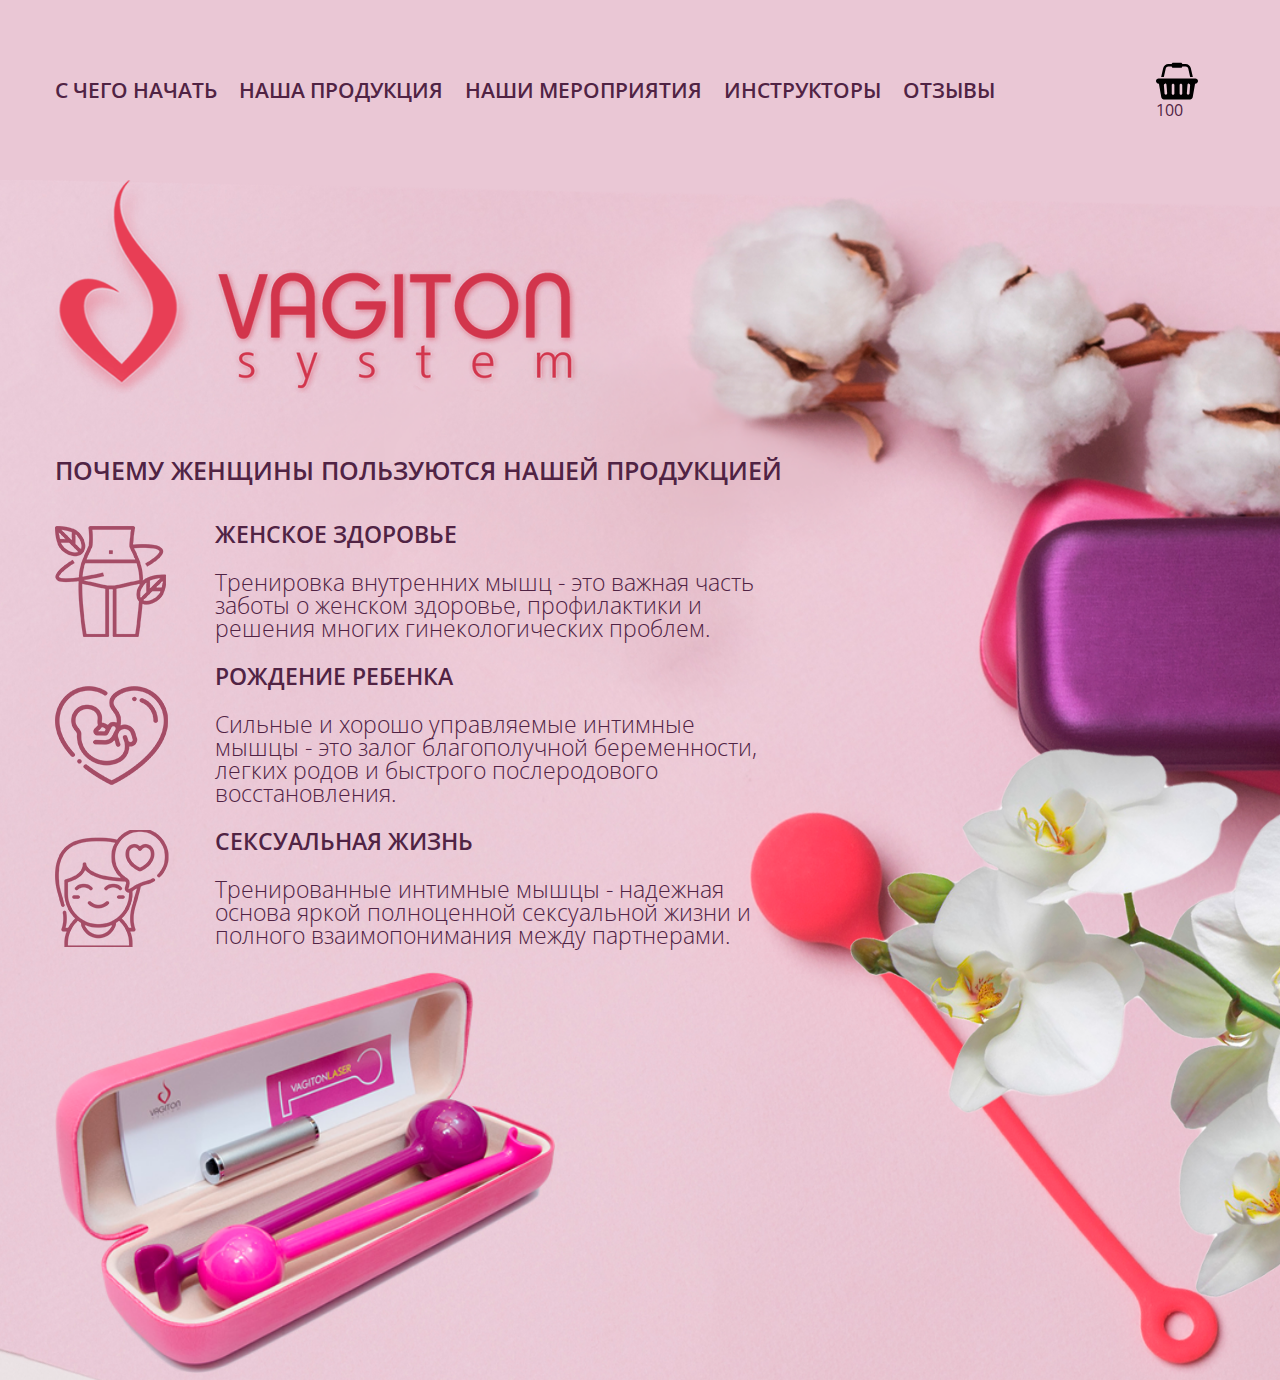
<file: index.html>
<!DOCTYPE html>
<html lang="ru">
<head>
	<title>Главная</title>
	<meta http-equiv="Content-type" content="text/html;charset=UTF-8" />
	<meta name="format-detection" content="telephone=no">
	<meta http-equiv="X-UA-Compatible" content="IE=edge">
	<link rel="stylesheet" href="main-dist.css">
	<link rel="shortcut icon" href="favicon.ico">
	<!-- <meta name="robots" content="noindex, nofollow" /> -->
	<!-- <meta name="viewport" content="width=device-width, initial-scale=1.0" /> -->
	<meta name="viewport" content="width=device-width, initial-scale=1.0, maximum-scale=1.0, user-scalable=0" />
</head>
<body>
	<div class="wrapper">
<header class="header">
	<div class="container">
		<div class="header__body ">
			<nav class="header__menu">
				<ul class="header__menu-list">
					<li class="header__menu-item">
						<a href="#">с чего начать</a>
					</li>
					<li class="header__menu-item">
						<a href="#">наша продукция</a>
					</li>
					<li class="header__menu-item">
						<a href="#">наши мероприятия</a>
					</li>
					<li class="header__menu-item">
						<a href="#">инструкторы</a>
					</li>
					<li class="header__menu-item">
						<a href="#">отзывы</a>
					</li>
				</ul>
			</nav>
			<a href="#" class="header__cart">

				<svg version="1.1" xmlns="http://www.w3.org/2000/svg" width="42" height="38" viewBox="0 0 32 28">
					<title>Корзина товаров</title>
					<path
						d="M30 12c1.109 0 2 0.891 2 2s-0.891 2-2 2h-0.234l-1.797 10.344c-0.172 0.953-1 1.656-1.969 1.656h-20c-0.969 0-1.797-0.703-1.969-1.656l-1.797-10.344h-0.234c-1.109 0-2-0.891-2-2s0.891-2 2-2h28zM7.578 24.5c0.547-0.047 0.969-0.531 0.922-1.078l-0.5-6.5c-0.047-0.547-0.531-0.969-1.078-0.922s-0.969 0.531-0.922 1.078l0.5 6.5c0.047 0.516 0.484 0.922 1 0.922h0.078zM14 23.5v-6.5c0-0.547-0.453-1-1-1s-1 0.453-1 1v6.5c0 0.547 0.453 1 1 1s1-0.453 1-1zM20 23.5v-6.5c0-0.547-0.453-1-1-1s-1 0.453-1 1v6.5c0 0.547 0.453 1 1 1s1-0.453 1-1zM25.5 23.578l0.5-6.5c0.047-0.547-0.375-1.031-0.922-1.078s-1.031 0.375-1.078 0.922l-0.5 6.5c-0.047 0.547 0.375 1.031 0.922 1.078h0.078c0.516 0 0.953-0.406 1-0.922zM7.438 4.562l-1.453 6.438h-2.063l1.578-6.891c0.406-1.828 2.016-3.109 3.891-3.109h2.609c0-0.547 0.453-1 1-1h6c0.547 0 1 0.453 1 1h2.609c1.875 0 3.484 1.281 3.891 3.109l1.578 6.891h-2.063l-1.453-6.438c-0.219-0.922-1.016-1.563-1.953-1.563h-2.609c0 0.547-0.453 1-1 1h-6c-0.547 0-1-0.453-1-1h-2.609c-0.938 0-1.734 0.641-1.953 1.563z">
					</path>
				</svg>



				<span class="header__cart-info">100</span>
			</a>
		</div>
	</div>
</header>

		<section class="promo">
			<div class="container">
				<div class="promo__inner">
					<div class="promo__logo">
						<img src="/img/promo/promo-logo.png" alt="">
					</div>
					<h1 class="promo__title">
						ПОЧЕМУ ЖЕНЩИНЫ ПОЛЬЗУЮТСЯ НАШЕЙ ПРОДУКЦИЕЙ
					</h1>
					<div class="promo__content">
						<div class="promo__content-item  promo__content-item-health">
							<h2>женское здоровье</h2>
							<div class="promo__content-text">
								Тренировка внутренних мышц - это важная часть заботы о женском здоровье, профилактики и
								решения многих гинекологических проблем.
							</div>
						</div>
						<div class="promo__content-item  promo__content-item-child">
							<h2>рождение ребенка</h2>
							<div class="promo__content-text">
								Сильные и хорошо управляемые интимные мышцы - это залог благополучной беременности,
								легких родов и быстрого послеродового восстановления.
							</div>
						</div>
						<div class="promo__content-item  promo__content-item-life">
							<h2>сексуальная жизнь</h2>
							<div class="promo__content-text">
								Тренированные интимные мышцы - надежная основа яркой полноценной сексуальной жизни и
								полного взаимопонимания между партнерами.
							</div>
						</div>

					</div>
					<div class="promo__img">
						<img src="/img/promo/laser1.png" alt="">
					</div>
				</div>
			</div>
		</section>





<footer>
	<div class='container'>
		<div class="footer-body">
			
		</div>
	</div>
</footer>	</div>


<script src="https://code.jquery.com/jquery-3.5.1.min.js" integrity="sha256-9/aliU8dGd2tb6OSsuzixeV4y/faTqgFtohetphbbj0=" crossorigin="anonymous"></script>
<script src="js/libs-dist.js"></script>
<script src="js/scripts-dist.js"></script>
</body>

</html>
</file>
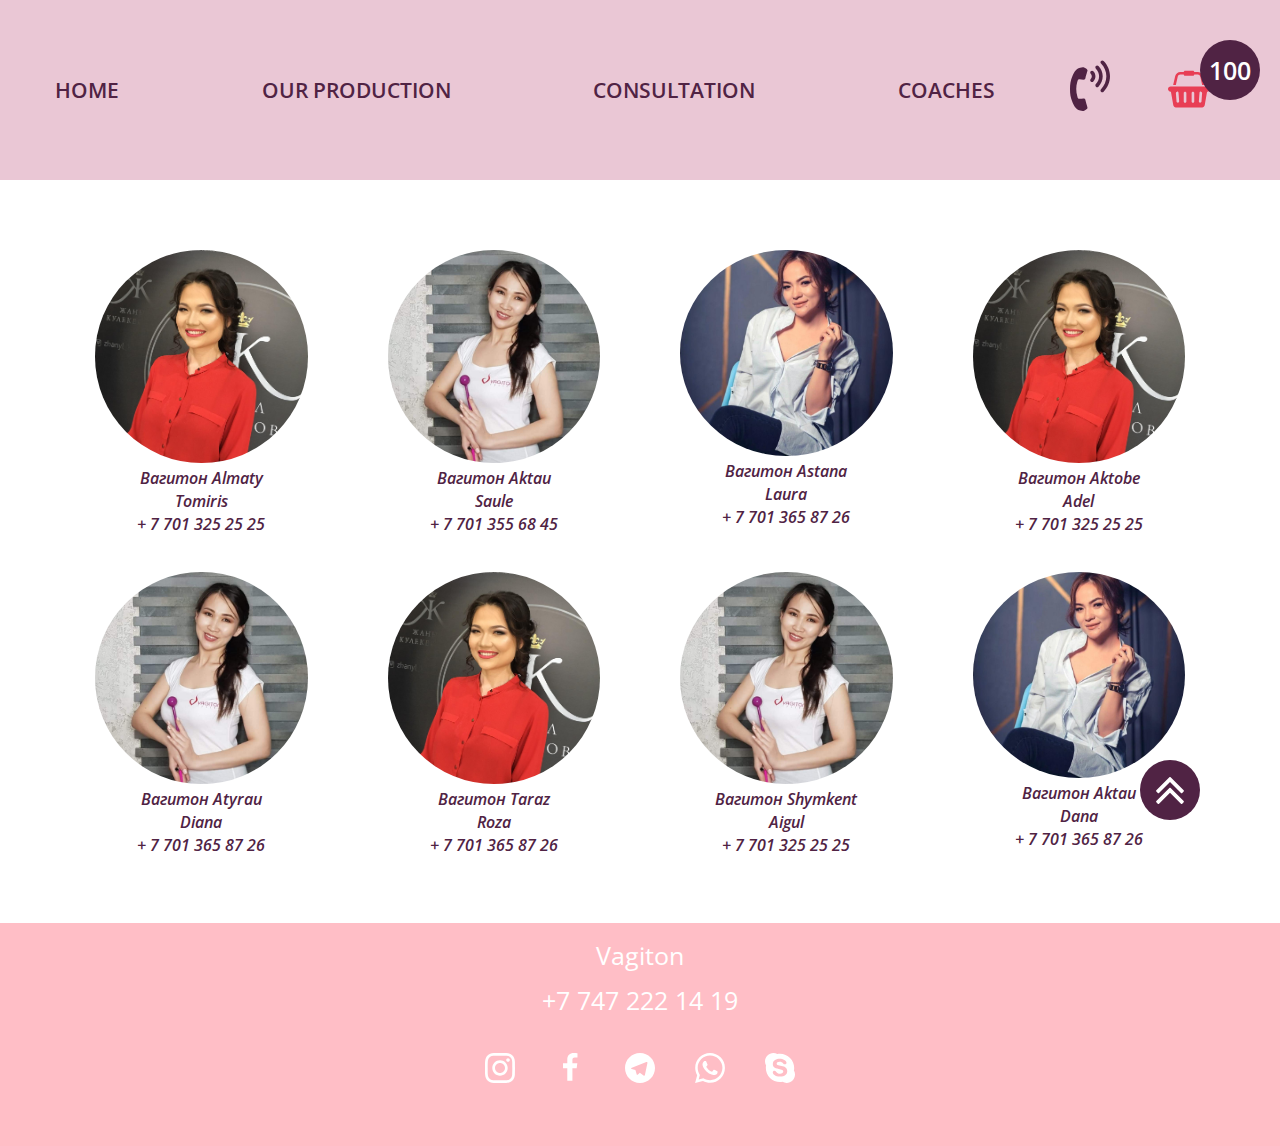
<file: coaches.html>
<!DOCTYPE html>
<html lang="en">

<head>
    <title>Coaches</title>
    <meta http-equiv="Content-type" content="text/html;charset=UTF-8" />
    <meta name="format-detection" content="telephone=no">
    <meta http-equiv="X-UA-Compatible" content="IE=edge">
    <link rel="stylesheet" href="main-dist.css">
    <link rel="shortcut icon" href="favicon.ico">
    <!-- <meta name="robots" content="noindex, nofollow" /> -->
    <!-- <meta name="viewport" content="width=device-width, initial-scale=1.0" /> -->
    <meta name="viewport" content="width=device-width, initial-scale=1.0, maximum-scale=1.0, user-scalable=0" />
</head>

<body>
    <div class="wrapper">
<div id="up"></div>
<a href="#" class="cart">
    <svg version="1.1" xmlns="http://www.w3.org/2000/svg" width="42" height="38" viewBox="0 0 32 28">
        <title>Корзина товаров</title>
        <path
            d="M30 12c1.109 0 2 0.891 2 2s-0.891 2-2 2h-0.234l-1.797 10.344c-0.172 0.953-1 1.656-1.969 1.656h-20c-0.969 0-1.797-0.703-1.969-1.656l-1.797-10.344h-0.234c-1.109 0-2-0.891-2-2s0.891-2 2-2h28zM7.578 24.5c0.547-0.047 0.969-0.531 0.922-1.078l-0.5-6.5c-0.047-0.547-0.531-0.969-1.078-0.922s-0.969 0.531-0.922 1.078l0.5 6.5c0.047 0.516 0.484 0.922 1 0.922h0.078zM14 23.5v-6.5c0-0.547-0.453-1-1-1s-1 0.453-1 1v6.5c0 0.547 0.453 1 1 1s1-0.453 1-1zM20 23.5v-6.5c0-0.547-0.453-1-1-1s-1 0.453-1 1v6.5c0 0.547 0.453 1 1 1s1-0.453 1-1zM25.5 23.578l0.5-6.5c0.047-0.547-0.375-1.031-0.922-1.078s-1.031 0.375-1.078 0.922l-0.5 6.5c-0.047 0.547 0.375 1.031 0.922 1.078h0.078c0.516 0 0.953-0.406 1-0.922zM7.438 4.562l-1.453 6.438h-2.063l1.578-6.891c0.406-1.828 2.016-3.109 3.891-3.109h2.609c0-0.547 0.453-1 1-1h6c0.547 0 1 0.453 1 1h2.609c1.875 0 3.484 1.281 3.891 3.109l1.578 6.891h-2.063l-1.453-6.438c-0.219-0.922-1.016-1.563-1.953-1.563h-2.609c0 0.547-0.453 1-1 1h-6c-0.547 0-1-0.453-1-1h-2.609c-0.938 0-1.734 0.641-1.953 1.563z">
        </path>
    </svg>
    <span class="header__cart-info">100</span>
</a>
<a href="#" class="phone">
    <svg version="1.1" xmlns="http://www.w3.org/2000/svg" viewBox="0 0 22 28">
        <title>Позвонить</title>
        <path
            d="M9.641 26.391c0-0.375-0.828-3.031-1-3.656-0.094-0.391-0.125-1.031-0.422-1.313-0.203-0.187-0.531-0.219-0.797-0.219-0.734 0-1.469 0.172-2.203 0.172-0.219 0-0.547-0.016-0.734-0.172-0.25-0.203-0.375-0.906-0.469-1.219-0.375-1.297-0.578-2.625-0.578-3.984s0.203-2.688 0.578-3.984c0.094-0.313 0.219-1.016 0.469-1.219 0.187-0.156 0.516-0.172 0.734-0.172 0.734 0 1.469 0.172 2.203 0.172 0.266 0 0.594-0.031 0.797-0.219 0.297-0.281 0.328-0.922 0.422-1.313 0.172-0.625 1-3.281 1-3.656 0-0.531-1.406-1.313-1.859-1.484-0.234-0.094-0.469-0.125-0.703-0.125-0.516 0-1.031 0.141-1.531 0.281-2.562 0.766-3.172 2.328-4.188 4.531-1.094 2.359-1.359 4.609-1.359 7.187s0.266 4.828 1.359 7.187c1.016 2.203 1.625 3.766 4.188 4.531 0.5 0.141 1.016 0.281 1.531 0.281 0.234 0 0.469-0.031 0.703-0.125 0.453-0.172 1.859-0.953 1.859-1.484zM12.125 12.125c-0.266 0-0.516-0.109-0.703-0.297-0.391-0.391-0.406-1.031 0-1.422 0.375-0.375 0.578-0.875 0.578-1.406s-0.203-1.031-0.578-1.422c-0.406-0.391-0.391-1.016 0-1.406s1.016-0.391 1.406 0c0.75 0.75 1.172 1.766 1.172 2.828s-0.422 2.078-1.172 2.828c-0.203 0.187-0.453 0.297-0.703 0.297zM14.953 14.953c-0.266 0-0.516-0.094-0.703-0.297-0.391-0.391-0.391-1.016 0-1.406 1.125-1.141 1.75-2.641 1.75-4.25s-0.625-3.109-1.75-4.25c-0.391-0.391-0.391-1.016 0-1.406s1.016-0.391 1.406 0c1.516 1.516 2.344 3.516 2.344 5.656s-0.828 4.141-2.344 5.656c-0.187 0.203-0.453 0.297-0.703 0.297zM17.781 17.781c-0.266 0-0.516-0.094-0.703-0.297-0.391-0.391-0.391-1.016 0-1.406 1.875-1.891 2.922-4.406 2.922-7.078s-1.047-5.187-2.922-7.078c-0.391-0.391-0.391-1.016 0-1.406s1.016-0.391 1.406 0c2.266 2.266 3.516 5.281 3.516 8.484s-1.25 6.219-3.516 8.484c-0.187 0.203-0.453 0.297-0.703 0.297z">
        </path>
    </svg>

</a>
        <!-- =============================================================== -->
        <header class="header">
            <div class="container">
                <div class="header__body ">
                    <div class="header__burger">
                        <span class="header__burger-line"></span>
                        <span class="header__burger-line"></span>
                        <span class="header__burger-line"></span>
                    </div>
                    <nav class="header__menu">
                        <ul class="header__menu-list">
                            <li class="header__menu-item">
                                <a href="home.html">home</a>
                            </li>
                            <li class="header__menu-item">
                                <a href="production.html">Our production</a>
                            </li>
                            <li class="header__menu-item">
                                <a href="#" class="popup-link" >consultation</a>
                            </li>
                            <li class="header__menu-item">
                                <a href="coaches.html">coaches</a>
                            </li>
                        </ul>
                    </nav>
                </div>
            </div>
        </header>
        <!-- =============================================================== -->
      <section class="coaches">
          <div class="container">
            <div class="coaches__inner">
                <div class="coaches__card">
                    <div class="coaches__img">
                        <img src="img/coaches/2.jpeg" alt="">
                    </div>
                    <h2 class="coaches__city">Вагитон Almaty</h2>
                    <div class="coaches__name">Tomiris</div>
                    <a href="" class="coaches__phone">+ 7 701 325 25 25</a>
                </div>
                <div class="coaches__card">
                    <div class="coaches__img">
                        <img src="img/coaches/3.jpeg" alt="">
                    </div>
                    <h2 class="coaches__city">Вагитон Aktau</h2>
                    <div class="coaches__name">Saule</div>
                    <a href="" class="coaches__phone">+ 7 701 355 68 45</a>
                </div>
                <div class="coaches__card">
                    <div class="coaches__img">
                        <img src="img/coaches/1.jpeg" alt="">
                    </div>
                    <h2 class="coaches__city">Вагитон Astana</h2>
                    <div class="coaches__name">Laura</div>
                    <a href="" class="coaches__phone">+ 7 701 365 87 26</a>
                </div>
                <div class="coaches__card">
                    <div class="coaches__img">
                        <img src="img/coaches/2.jpeg" alt="">
                    </div>
                    <h2 class="coaches__city">Вагитон Aktobe</h2>
                    <div class="coaches__name">Adel</div>
                    <a href="" class="coaches__phone">+ 7 701 325 25 25</a>
                </div>
                <div class="coaches__card">
                    <div class="coaches__img">
                        <img src="img/coaches/3.jpeg" alt="">
                    </div>
                    <h2 class="coaches__city">Вагитон Atyrau</h2>
                    <div class="coaches__name">Diana</div>
                    <a href="" class="coaches__phone">+ 7 701 365 87 26</a>
                </div>
                <div class="coaches__card">
                    <div class="coaches__img">
                        <img src="img/coaches/2.jpeg" alt="">
                    </div>
                    <h2 class="coaches__city">Вагитон Taraz</h2>
                    <div class="coaches__name">Roza</div>
                    <a href="" class="coaches__phone">+ 7 701 365 87 26</a>
                </div>
                <div class="coaches__card">
                    <div class="coaches__img">
                        <img src="img/coaches/3.jpeg" alt="">
                    </div>
                    <h2 class="coaches__city">Вагитон Shymkent</h2>
                    <div class="coaches__name">Aigul</div>
                    <a href="" class="coaches__phone">+ 7 701 325 25 25</a>
                </div>
                <div class="coaches__card">
                    <div class="coaches__img">
                        <img src="img/coaches/1.jpeg" alt="">
                    </div>
                    <h2 class="coaches__city">Вагитон Aktau</h2>
                    <div class="coaches__name">Dana</div>
                    <a href="" class="coaches__phone">+ 7 701 365 87 26</a>
                </div>
            </div>
          </div>
      </section>

        <!-- =============================================================== -->

<footer class="footer">
	<div class='container'>
		<div class="footer__body">
			<h2 class="footer__title" >
				Vagiton 
			</h2>
			<a  class="footer__phone" href="">+7 747 222 14 19</a>
			<div class="footer__socials">
				<ul class="footer__socials-list">
					<li class="footer__socials-item">
						<a href="#" class="footer__socials-link">
							<svg version="1.1" xmlns="http://www.w3.org/2000/svg" width="32" height="32"
							viewBox="0 0 32 32">
							<title>instagram</title>
							<path
								d="M16 2.881c4.275 0 4.781 0.019 6.462 0.094 1.563 0.069 2.406 0.331 2.969 0.55 0.744 0.288 1.281 0.638 1.837 1.194 0.563 0.563 0.906 1.094 1.2 1.838 0.219 0.563 0.481 1.412 0.55 2.969 0.075 1.688 0.094 2.194 0.094 6.463s-0.019 4.781-0.094 6.463c-0.069 1.563-0.331 2.406-0.55 2.969-0.288 0.744-0.637 1.281-1.194 1.837-0.563 0.563-1.094 0.906-1.837 1.2-0.563 0.219-1.413 0.481-2.969 0.55-1.688 0.075-2.194 0.094-6.463 0.094s-4.781-0.019-6.463-0.094c-1.563-0.069-2.406-0.331-2.969-0.55-0.744-0.288-1.281-0.637-1.838-1.194-0.563-0.563-0.906-1.094-1.2-1.837-0.219-0.563-0.481-1.413-0.55-2.969-0.075-1.688-0.094-2.194-0.094-6.463s0.019-4.781 0.094-6.463c0.069-1.563 0.331-2.406 0.55-2.969 0.288-0.744 0.638-1.281 1.194-1.838 0.563-0.563 1.094-0.906 1.838-1.2 0.563-0.219 1.412-0.481 2.969-0.55 1.681-0.075 2.188-0.094 6.463-0.094zM16 0c-4.344 0-4.887 0.019-6.594 0.094-1.7 0.075-2.869 0.35-3.881 0.744-1.056 0.412-1.95 0.956-2.837 1.85-0.894 0.888-1.438 1.781-1.85 2.831-0.394 1.019-0.669 2.181-0.744 3.881-0.075 1.713-0.094 2.256-0.094 6.6s0.019 4.887 0.094 6.594c0.075 1.7 0.35 2.869 0.744 3.881 0.413 1.056 0.956 1.95 1.85 2.837 0.887 0.887 1.781 1.438 2.831 1.844 1.019 0.394 2.181 0.669 3.881 0.744 1.706 0.075 2.25 0.094 6.594 0.094s4.888-0.019 6.594-0.094c1.7-0.075 2.869-0.35 3.881-0.744 1.050-0.406 1.944-0.956 2.831-1.844s1.438-1.781 1.844-2.831c0.394-1.019 0.669-2.181 0.744-3.881 0.075-1.706 0.094-2.25 0.094-6.594s-0.019-4.887-0.094-6.594c-0.075-1.7-0.35-2.869-0.744-3.881-0.394-1.063-0.938-1.956-1.831-2.844-0.887-0.887-1.781-1.438-2.831-1.844-1.019-0.394-2.181-0.669-3.881-0.744-1.712-0.081-2.256-0.1-6.6-0.1v0z">
							</path>
							<path
								d="M16 7.781c-4.537 0-8.219 3.681-8.219 8.219s3.681 8.219 8.219 8.219 8.219-3.681 8.219-8.219c0-4.537-3.681-8.219-8.219-8.219zM16 21.331c-2.944 0-5.331-2.387-5.331-5.331s2.387-5.331 5.331-5.331c2.944 0 5.331 2.387 5.331 5.331s-2.387 5.331-5.331 5.331z">
							</path>
							<path
								d="M26.462 7.456c0 1.060-0.859 1.919-1.919 1.919s-1.919-0.859-1.919-1.919c0-1.060 0.859-1.919 1.919-1.919s1.919 0.859 1.919 1.919z">
							</path>
						</svg>
						</a>
					</li>
					<li class="footer__socials-item">
						<a href="#" class="footer__socials-link">
							<svg version="1.1" xmlns="http://www.w3.org/2000/svg" width="16" height="28"
							viewBox="0 0 16 28">
							<title>facebook</title>
							<path
								d="M14.984 0.187v4.125h-2.453c-1.922 0-2.281 0.922-2.281 2.25v2.953h4.578l-0.609 4.625h-3.969v11.859h-4.781v-11.859h-3.984v-4.625h3.984v-3.406c0-3.953 2.422-6.109 5.953-6.109 1.687 0 3.141 0.125 3.563 0.187z">
							</path>
						</svg>
						</a>
					</li>
					<li class="footer__socials-item">
						<a href="#" class="footer__socials-link">
							<svg version="1.1" xmlns="http://www.w3.org/2000/svg" width="32" height="32"
							viewBox="0 0 32 32">
							<title>telegram</title>
							<path
								d="M16 0c-8.838 0-16 7.162-16 16s7.162 16 16 16 16-7.163 16-16-7.163-16-16-16zM23.863 10.969l-2.625 12.369c-0.181 0.881-0.712 1.087-1.45 0.681l-4-2.956-1.919 1.869c-0.225 0.219-0.4 0.4-0.8 0.4-0.519 0-0.431-0.194-0.606-0.688l-1.363-4.475-3.956-1.231c-0.856-0.262-0.862-0.85 0.194-1.269l15.412-5.95c0.7-0.319 1.381 0.169 1.113 1.25z">
							</path>
						</svg>
						</a>
					</li>
					<li class="footer__socials-item">
						<a href="#" class="footer__socials-link">
							<svg version="1.1" xmlns="http://www.w3.org/2000/svg" width="32" height="32"
							viewBox="0 0 32 32">
							<title>whatsapp</title>
							<path
								d="M27.281 4.65c-2.994-3-6.975-4.65-11.219-4.65-8.738 0-15.85 7.112-15.85 15.856 0 2.794 0.731 5.525 2.119 7.925l-2.25 8.219 8.406-2.206c2.319 1.262 4.925 1.931 7.575 1.931h0.006c0 0 0 0 0 0 8.738 0 15.856-7.113 15.856-15.856 0-4.238-1.65-8.219-4.644-11.219zM16.069 29.050v0c-2.369 0-4.688-0.637-6.713-1.837l-0.481-0.288-4.987 1.306 1.331-4.863-0.313-0.5c-1.325-2.094-2.019-4.519-2.019-7.012 0-7.269 5.912-13.181 13.188-13.181 3.519 0 6.831 1.375 9.319 3.862 2.488 2.494 3.856 5.8 3.856 9.325-0.006 7.275-5.919 13.188-13.181 13.188zM23.294 19.175c-0.394-0.2-2.344-1.156-2.706-1.288s-0.625-0.2-0.894 0.2c-0.262 0.394-1.025 1.288-1.256 1.556-0.231 0.262-0.462 0.3-0.856 0.1s-1.675-0.619-3.188-1.969c-1.175-1.050-1.975-2.35-2.206-2.744s-0.025-0.613 0.175-0.806c0.181-0.175 0.394-0.463 0.594-0.694s0.262-0.394 0.394-0.662c0.131-0.262 0.069-0.494-0.031-0.694s-0.894-2.15-1.219-2.944c-0.319-0.775-0.65-0.669-0.894-0.681-0.231-0.012-0.494-0.012-0.756-0.012s-0.694 0.1-1.056 0.494c-0.363 0.394-1.387 1.356-1.387 3.306s1.419 3.831 1.619 4.1c0.2 0.262 2.794 4.269 6.769 5.981 0.944 0.406 1.681 0.65 2.256 0.837 0.95 0.3 1.813 0.256 2.494 0.156 0.762-0.113 2.344-0.956 2.675-1.881s0.331-1.719 0.231-1.881c-0.094-0.175-0.356-0.275-0.756-0.475z">
							</path>
						</svg>
						</a>
					</li>
					<li class="footer__socials-item">
						<a href="#" class="footer__socials-link">
							<svg version="1.1" xmlns="http://www.w3.org/2000/svg" width="32" height="32"
							viewBox="0 0 32 32">
							<title>skype</title>
							<path
								d="M13.3 1.169c-0.050-0.031-0.106-0.056-0.156-0.081-0.056 0.012-0.106 0.019-0.162 0.031l0.319 0.050z">
							</path>
							<path
								d="M1.15 13.156c-0.012 0.056-0.019 0.113-0.025 0.162 0.031 0.050 0.050 0.1 0.081 0.15l-0.056-0.313z">
							</path>
							<path
								d="M30.837 18.831c0.012-0.056 0.019-0.113 0.031-0.169-0.031-0.050-0.050-0.1-0.081-0.15l0.050 0.319z">
							</path>
							<path
								d="M18.5 30.719c0.050 0.031 0.106 0.056 0.156 0.081 0.056-0.012 0.113-0.019 0.169-0.025l-0.325-0.056z">
							</path>
							<path
								d="M30.869 18.663c-0.012 0.056-0.019 0.113-0.031 0.169l-0.056-0.325c0.031 0.056 0.056 0.106 0.087 0.156 0.163-0.9 0.25-1.819 0.25-2.738 0-2.037-0.4-4.019-1.188-5.881-0.762-1.8-1.85-3.419-3.238-4.806s-3.006-2.475-4.8-3.237c-1.863-0.788-3.844-1.188-5.881-1.188-0.963 0-1.925 0.088-2.863 0.269 0 0-0.006 0-0.006 0 0.050 0.025 0.106 0.050 0.156 0.081l-0.319-0.050c0.056-0.012 0.106-0.019 0.162-0.031-1.287-0.681-2.731-1.050-4.194-1.050-2.388 0-4.638 0.931-6.325 2.619s-2.619 3.937-2.619 6.325c0 1.519 0.394 3.019 1.125 4.338 0.012-0.056 0.019-0.113 0.025-0.162l0.056 0.319c-0.031-0.050-0.056-0.1-0.081-0.15-0.15 0.856-0.225 1.731-0.225 2.606 0 2.038 0.4 4.019 1.188 5.881 0.763 1.8 1.85 3.413 3.237 4.8s3.006 2.475 4.806 3.238c1.863 0.788 3.844 1.188 5.881 1.188 0.887 0 1.775-0.081 2.644-0.238-0.050-0.031-0.1-0.056-0.156-0.081l0.325 0.056c-0.056 0.012-0.113 0.019-0.169 0.025 1.337 0.756 2.856 1.163 4.4 1.163 2.387 0 4.637-0.931 6.325-2.619s2.619-3.938 2.619-6.325c-0.006-1.519-0.4-3.019-1.137-4.35zM16.069 25.181c-5.369 0-7.769-2.637-7.769-4.619 0-1.012 0.75-1.725 1.781-1.725 2.3 0 1.7 3.3 5.988 3.3 2.194 0 3.406-1.194 3.406-2.413 0-0.731-0.363-1.544-1.806-1.9l-4.775-1.194c-3.844-0.963-4.544-3.044-4.544-5 0-4.056 3.819-5.581 7.406-5.581 3.306 0 7.2 1.825 7.2 4.263 0 1.044-0.906 1.65-1.938 1.65-1.962 0-1.6-2.713-5.55-2.713-1.963 0-3.044 0.887-3.044 2.156s1.55 1.675 2.894 1.981l3.538 0.787c3.869 0.863 4.85 3.125 4.85 5.25 0 3.294-2.531 5.756-7.637 5.756z">
							</path>
						</svg>
						</a>
					</li>

				</ul>
			</div>
			<h3 class="footer__deskr"></h3>
		</div>
	</div>
</footer>    </div>
    <!-- =============================================================== -->

<a href="#up" class="pageup">
    <svg version="1.1" xmlns="http://www.w3.org/2000/svg" width="18" height="28" viewBox="0 0 18 28">
        <title>На главную</title>
        <path
            d="M16.797 20.5c0 0.125-0.063 0.266-0.156 0.359l-0.781 0.781c-0.094 0.094-0.219 0.156-0.359 0.156-0.125 0-0.266-0.063-0.359-0.156l-6.141-6.141-6.141 6.141c-0.094 0.094-0.234 0.156-0.359 0.156s-0.266-0.063-0.359-0.156l-0.781-0.781c-0.094-0.094-0.156-0.234-0.156-0.359s0.063-0.266 0.156-0.359l7.281-7.281c0.094-0.094 0.234-0.156 0.359-0.156s0.266 0.063 0.359 0.156l7.281 7.281c0.094 0.094 0.156 0.234 0.156 0.359zM16.797 14.5c0 0.125-0.063 0.266-0.156 0.359l-0.781 0.781c-0.094 0.094-0.219 0.156-0.359 0.156-0.125 0-0.266-0.063-0.359-0.156l-6.141-6.141-6.141 6.141c-0.094 0.094-0.234 0.156-0.359 0.156s-0.266-0.063-0.359-0.156l-0.781-0.781c-0.094-0.094-0.156-0.234-0.156-0.359s0.063-0.266 0.156-0.359l7.281-7.281c0.094-0.094 0.234-0.156 0.359-0.156s0.266 0.063 0.359 0.156l7.281 7.281c0.094 0.094 0.156 0.234 0.156 0.359z">
        </path>
    </svg>

</a>
    <!-- =============================================================== -->
<div class="popup__overlay">
	<div class="popup__window">
		<div class="popup__close"></div>
		<form class="cmxform callback-form" id="commentForm" method="get" action="">
			<fieldset>
			  <legend class="callback-form__title">Enter your phone number and we will call you back</legend>
			  <p>
				<input  class="callback-form__input-text" name="phone" minlength="11"  placeholder='phone'>
			  </p>
			  <p>
				<input class="submit callback-form__input-submit" type="submit" value="Send">
			  </p>
			</fieldset>
		  </form>
	</div>
</div>



<script src="https://code.jquery.com/jquery-3.5.1.min.js" integrity="sha256-9/aliU8dGd2tb6OSsuzixeV4y/faTqgFtohetphbbj0=" crossorigin="anonymous"></script>
<script src="js/libs-dist.js"></script>
<script src="js/scripts-dist.js"></script>
</body>

</html>
</file>
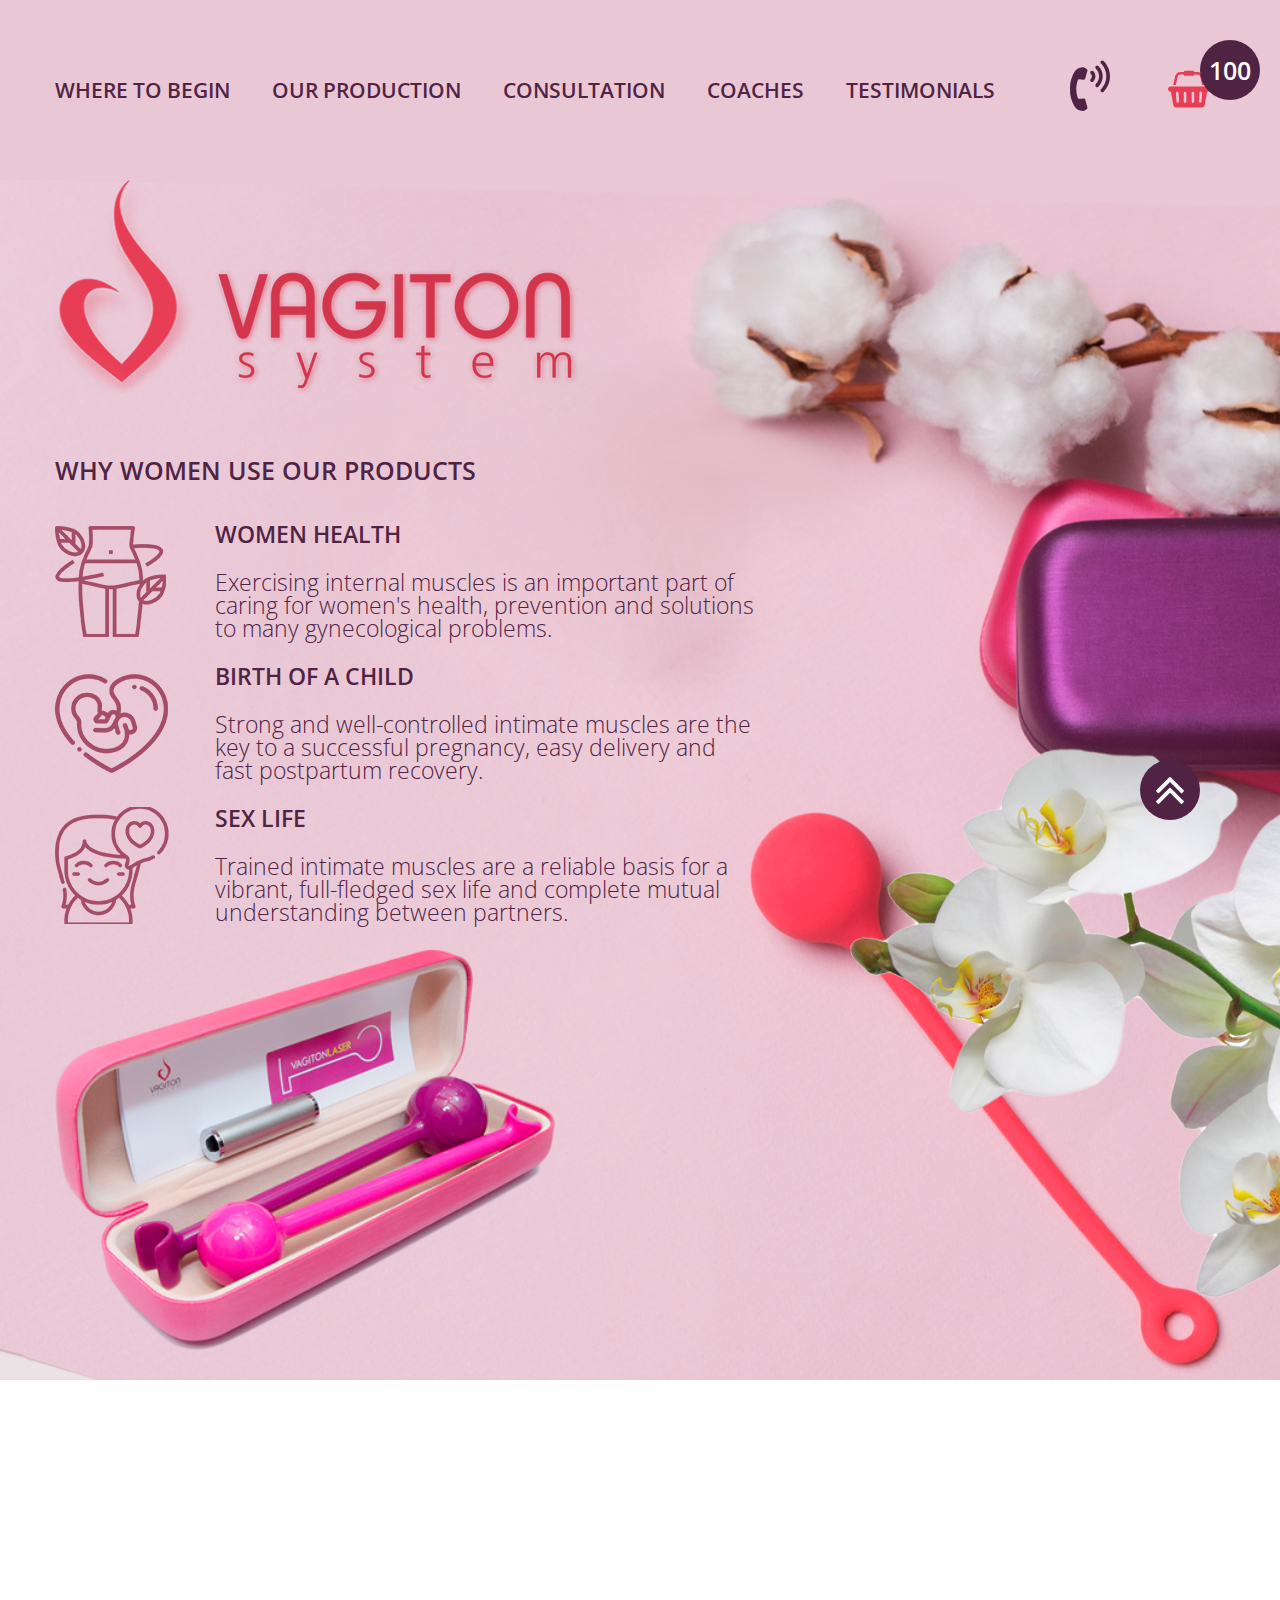
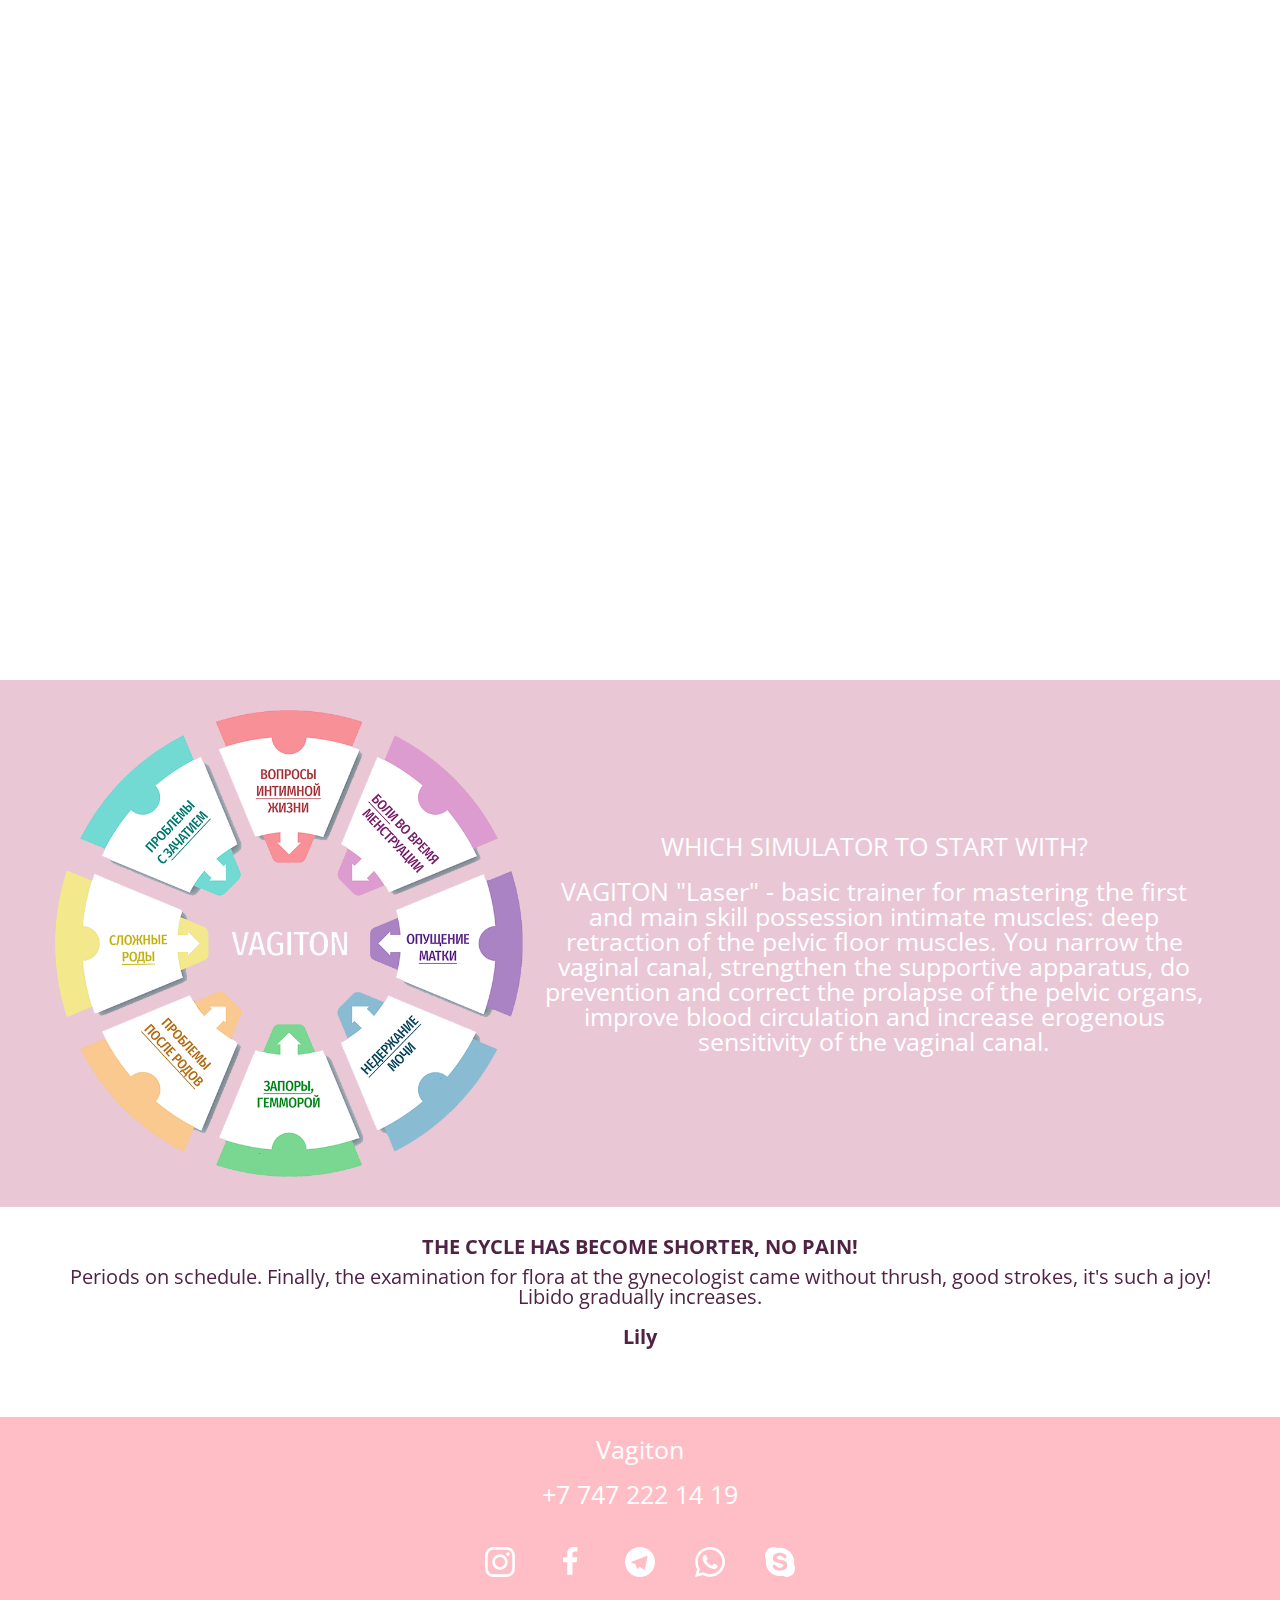
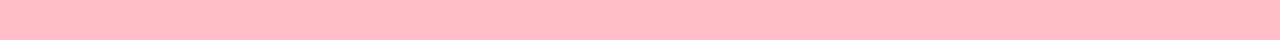
<file: home.html>
<!DOCTYPE html>
<html lang="en">

<head>
	<title>main</title>
	<meta http-equiv="Content-type" content="text/html;charset=UTF-8" />
	<meta name="format-detection" content="telephone=no">
	<meta http-equiv="X-UA-Compatible" content="IE=edge">
	<link rel="stylesheet" href="main-dist.css">
	<link rel="shortcut icon" href="favicon.ico">
	<!-- <meta name="robots" content="noindex, nofollow" /> -->
	<!-- <meta name="viewport" content="width=device-width, initial-scale=1.0" /> -->
	<meta name="viewport" content="width=device-width, initial-scale=1.0, maximum-scale=1.0, user-scalable=0" />
</head>

<body>
	<div class="wrapper">
<div id="up"></div>
<a href="#" class="cart">
    <svg version="1.1" xmlns="http://www.w3.org/2000/svg" width="42" height="38" viewBox="0 0 32 28">
        <title>Корзина товаров</title>
        <path
            d="M30 12c1.109 0 2 0.891 2 2s-0.891 2-2 2h-0.234l-1.797 10.344c-0.172 0.953-1 1.656-1.969 1.656h-20c-0.969 0-1.797-0.703-1.969-1.656l-1.797-10.344h-0.234c-1.109 0-2-0.891-2-2s0.891-2 2-2h28zM7.578 24.5c0.547-0.047 0.969-0.531 0.922-1.078l-0.5-6.5c-0.047-0.547-0.531-0.969-1.078-0.922s-0.969 0.531-0.922 1.078l0.5 6.5c0.047 0.516 0.484 0.922 1 0.922h0.078zM14 23.5v-6.5c0-0.547-0.453-1-1-1s-1 0.453-1 1v6.5c0 0.547 0.453 1 1 1s1-0.453 1-1zM20 23.5v-6.5c0-0.547-0.453-1-1-1s-1 0.453-1 1v6.5c0 0.547 0.453 1 1 1s1-0.453 1-1zM25.5 23.578l0.5-6.5c0.047-0.547-0.375-1.031-0.922-1.078s-1.031 0.375-1.078 0.922l-0.5 6.5c-0.047 0.547 0.375 1.031 0.922 1.078h0.078c0.516 0 0.953-0.406 1-0.922zM7.438 4.562l-1.453 6.438h-2.063l1.578-6.891c0.406-1.828 2.016-3.109 3.891-3.109h2.609c0-0.547 0.453-1 1-1h6c0.547 0 1 0.453 1 1h2.609c1.875 0 3.484 1.281 3.891 3.109l1.578 6.891h-2.063l-1.453-6.438c-0.219-0.922-1.016-1.563-1.953-1.563h-2.609c0 0.547-0.453 1-1 1h-6c-0.547 0-1-0.453-1-1h-2.609c-0.938 0-1.734 0.641-1.953 1.563z">
        </path>
    </svg>
    <span class="header__cart-info">100</span>
</a>
<a href="#" class="phone">
    <svg version="1.1" xmlns="http://www.w3.org/2000/svg" viewBox="0 0 22 28">
        <title>Позвонить</title>
        <path
            d="M9.641 26.391c0-0.375-0.828-3.031-1-3.656-0.094-0.391-0.125-1.031-0.422-1.313-0.203-0.187-0.531-0.219-0.797-0.219-0.734 0-1.469 0.172-2.203 0.172-0.219 0-0.547-0.016-0.734-0.172-0.25-0.203-0.375-0.906-0.469-1.219-0.375-1.297-0.578-2.625-0.578-3.984s0.203-2.688 0.578-3.984c0.094-0.313 0.219-1.016 0.469-1.219 0.187-0.156 0.516-0.172 0.734-0.172 0.734 0 1.469 0.172 2.203 0.172 0.266 0 0.594-0.031 0.797-0.219 0.297-0.281 0.328-0.922 0.422-1.313 0.172-0.625 1-3.281 1-3.656 0-0.531-1.406-1.313-1.859-1.484-0.234-0.094-0.469-0.125-0.703-0.125-0.516 0-1.031 0.141-1.531 0.281-2.562 0.766-3.172 2.328-4.188 4.531-1.094 2.359-1.359 4.609-1.359 7.187s0.266 4.828 1.359 7.187c1.016 2.203 1.625 3.766 4.188 4.531 0.5 0.141 1.016 0.281 1.531 0.281 0.234 0 0.469-0.031 0.703-0.125 0.453-0.172 1.859-0.953 1.859-1.484zM12.125 12.125c-0.266 0-0.516-0.109-0.703-0.297-0.391-0.391-0.406-1.031 0-1.422 0.375-0.375 0.578-0.875 0.578-1.406s-0.203-1.031-0.578-1.422c-0.406-0.391-0.391-1.016 0-1.406s1.016-0.391 1.406 0c0.75 0.75 1.172 1.766 1.172 2.828s-0.422 2.078-1.172 2.828c-0.203 0.187-0.453 0.297-0.703 0.297zM14.953 14.953c-0.266 0-0.516-0.094-0.703-0.297-0.391-0.391-0.391-1.016 0-1.406 1.125-1.141 1.75-2.641 1.75-4.25s-0.625-3.109-1.75-4.25c-0.391-0.391-0.391-1.016 0-1.406s1.016-0.391 1.406 0c1.516 1.516 2.344 3.516 2.344 5.656s-0.828 4.141-2.344 5.656c-0.187 0.203-0.453 0.297-0.703 0.297zM17.781 17.781c-0.266 0-0.516-0.094-0.703-0.297-0.391-0.391-0.391-1.016 0-1.406 1.875-1.891 2.922-4.406 2.922-7.078s-1.047-5.187-2.922-7.078c-0.391-0.391-0.391-1.016 0-1.406s1.016-0.391 1.406 0c2.266 2.266 3.516 5.281 3.516 8.484s-1.25 6.219-3.516 8.484c-0.187 0.203-0.453 0.297-0.703 0.297z">
        </path>
    </svg>

</a>
<header class="header">
	<div class="container">
		<div class="header__body ">
			<div class="header__burger">
				<span class="header__burger-line"></span>
				<span class="header__burger-line"></span>
				<span class="header__burger-line"></span>
			</div>
			<nav class="header__menu">
				<ul class="header__menu-list">
					<li class="header__menu-item">
						<a href="#vagitoninround">where to begin</a>
					</li>
					<li class="header__menu-item">
						<a href="production.html">Our production</a>
					</li>
					<li class="header__menu-item">
						<a href="#" class="popup-link" >consultation</a>
					</li>
					<li class="header__menu-item">
						<a href="coaches.html">coaches</a>
					</li>
					<li class="header__menu-item">
						<a href="#testimonials">testimonials</a>
					</li>
				</ul>
			</nav>
		</div>
	</div>
</header>		<!-- =============================================================== -->
		<section class="promo">
			<div class="container">
				<div class="promo__inner">
					<div class="promo__logo">
						<img src="img/promo/promo-logo.png" alt="">
					</div>
					<h1 class="promo__title">
						WHY WOMEN USE OUR PRODUCTS
					</h1>
					<div class="promo__content">
						<div class="promo__content-item  promo__content-item-health">
							<h2>women Health</h2>
							<div class="promo__content-text">
								Exercising internal muscles is an important part of caring for women's health, prevention and
								solutions to many gynecological problems.
							</div>
						</div>
						<div class="promo__content-item  promo__content-item-child">
							<h2>birth of a child</h2>
							<div class="promo__content-text">
								Strong and well-controlled intimate muscles are the key to a successful pregnancy,
								easy delivery and fast postpartum recovery.
							</div>
						</div>
						<div class="promo__content-item  promo__content-item-life">
							<h2>sex life</h2>
							<div class="promo__content-text">
								Trained intimate muscles are a reliable basis for a vibrant, full-fledged sex life and
								complete mutual understanding between partners.
							</div>
						</div>
					</div>
					<div class="promo__img">
						<img src="img/promo/laser1.png" alt="">
					</div>
				</div>
			</div>
		</section>
		<!-- =============================================================== -->

		<section class="about"></section>

		<!-- =============================================================== -->

		<section id="vagitoninround" class="vagitoninround">
			<div class="container">
				<div class="vagitoninround__inner">
					<div class="vagitoninround__img">
						<img src="img/other/vagitoninround.png" alt="">
					</div>
					<div class="vagitoninround__content">
						<h2>
							Which simulator to start with?
						</h2>
						<div class="vagitoninround__text">
							VAGITON "Laser" - basic trainer for mastering the first and main skill
							possession
							intimate muscles: deep retraction of the pelvic floor muscles.
							You narrow the vaginal canal, strengthen the supportive apparatus, do prevention and
							correct the prolapse of the pelvic organs, improve blood circulation and increase erogenous
							sensitivity of the vaginal canal.
						</div>
					</div>
				</div>
			</div>
		</section>

		<!-- =============================================================== -->

		<section id="testimonials" class="testimonials">
			<div class="container">
				<div class="testimonials__body">
					<div class="testimonials__inner">
						<div class="testimonials__item">
							<div class="testimonials__title">
								the cycle has become shorter, no pain!
							</div>
							<div class="testimonials__text">
								Periods on schedule. Finally, the examination for flora at the gynecologist came without thrush,
								good strokes, it's such a joy!
								Libido gradually increases.
							</div>
							<div class="testimonials__name">
								Lily
							</div>
						</div>
						<div class="testimonials__item">
							<div class="testimonials__title">
								works 100%
							</div>
							<div class="testimonials__text">
								While you are learning to lower the laser point, divide, retract, and until results in indicators are still
								far away, you get such a bonus as painless menstruation. Last time I didn't even
								I realized when they started. It always hurt before, always a terrible bloating. It was
								a complete feeling of illness and not a normal physiological process. Then the last years
								decreased immunity and immediately or angina, or otitis media, or just a cold. It was like
								vicious circle.
							</div>
							<div class="testimonials__name">
								Femme
							</div>
						</div>
						<div class="testimonials__item">
							<div class="testimonials__title">
								Wow this is awesome !!!
							</div>
							<div class="testimonials__text">
								... And after three weeks of classes I am a happy, healthy, willing and desired Woman !!!
								Just imagine, 3 weeks !!! After a month of classes, after a night of love, the husband said: "I feel ..."
							</div>
							<div class="testimonials__name">
								Svetlana
							</div>
						</div>
						<div class="testimonials__item">
							<div class="testimonials__title">
								the cycle has become shorter, no pain!
							</div>
							<div class="testimonials__text">
								Periods on schedule. Finally, the examination for flora at the gynecologist came without thrush,
								good strokes, it's such a joy!
								Libido gradually increases.
							</div>
							<div class="testimonials__name">
								Lilie
							</div>
						</div>
						<div class="testimonials__item">
							<div class="testimonials__title">
								Wow this is awesome !!!
							</div>
							<div class="testimonials__text">
								... And after three weeks of classes I am a happy, healthy, willing and desired Woman !!!
								Just imagine, 3 weeks !!! After a month of classes, after a night of love, the husband said: "I feel ..."
							</div>
							<div class="testimonials__name">
								Sveta
							</div>
						</div>
					</div>
				</div>
			</div>
		</section>

<footer class="footer">
	<div class='container'>
		<div class="footer__body">
			<h2 class="footer__title" >
				Vagiton 
			</h2>
			<a  class="footer__phone" href="">+7 747 222 14 19</a>
			<div class="footer__socials">
				<ul class="footer__socials-list">
					<li class="footer__socials-item">
						<a href="#" class="footer__socials-link">
							<svg version="1.1" xmlns="http://www.w3.org/2000/svg" width="32" height="32"
							viewBox="0 0 32 32">
							<title>instagram</title>
							<path
								d="M16 2.881c4.275 0 4.781 0.019 6.462 0.094 1.563 0.069 2.406 0.331 2.969 0.55 0.744 0.288 1.281 0.638 1.837 1.194 0.563 0.563 0.906 1.094 1.2 1.838 0.219 0.563 0.481 1.412 0.55 2.969 0.075 1.688 0.094 2.194 0.094 6.463s-0.019 4.781-0.094 6.463c-0.069 1.563-0.331 2.406-0.55 2.969-0.288 0.744-0.637 1.281-1.194 1.837-0.563 0.563-1.094 0.906-1.837 1.2-0.563 0.219-1.413 0.481-2.969 0.55-1.688 0.075-2.194 0.094-6.463 0.094s-4.781-0.019-6.463-0.094c-1.563-0.069-2.406-0.331-2.969-0.55-0.744-0.288-1.281-0.637-1.838-1.194-0.563-0.563-0.906-1.094-1.2-1.837-0.219-0.563-0.481-1.413-0.55-2.969-0.075-1.688-0.094-2.194-0.094-6.463s0.019-4.781 0.094-6.463c0.069-1.563 0.331-2.406 0.55-2.969 0.288-0.744 0.638-1.281 1.194-1.838 0.563-0.563 1.094-0.906 1.838-1.2 0.563-0.219 1.412-0.481 2.969-0.55 1.681-0.075 2.188-0.094 6.463-0.094zM16 0c-4.344 0-4.887 0.019-6.594 0.094-1.7 0.075-2.869 0.35-3.881 0.744-1.056 0.412-1.95 0.956-2.837 1.85-0.894 0.888-1.438 1.781-1.85 2.831-0.394 1.019-0.669 2.181-0.744 3.881-0.075 1.713-0.094 2.256-0.094 6.6s0.019 4.887 0.094 6.594c0.075 1.7 0.35 2.869 0.744 3.881 0.413 1.056 0.956 1.95 1.85 2.837 0.887 0.887 1.781 1.438 2.831 1.844 1.019 0.394 2.181 0.669 3.881 0.744 1.706 0.075 2.25 0.094 6.594 0.094s4.888-0.019 6.594-0.094c1.7-0.075 2.869-0.35 3.881-0.744 1.050-0.406 1.944-0.956 2.831-1.844s1.438-1.781 1.844-2.831c0.394-1.019 0.669-2.181 0.744-3.881 0.075-1.706 0.094-2.25 0.094-6.594s-0.019-4.887-0.094-6.594c-0.075-1.7-0.35-2.869-0.744-3.881-0.394-1.063-0.938-1.956-1.831-2.844-0.887-0.887-1.781-1.438-2.831-1.844-1.019-0.394-2.181-0.669-3.881-0.744-1.712-0.081-2.256-0.1-6.6-0.1v0z">
							</path>
							<path
								d="M16 7.781c-4.537 0-8.219 3.681-8.219 8.219s3.681 8.219 8.219 8.219 8.219-3.681 8.219-8.219c0-4.537-3.681-8.219-8.219-8.219zM16 21.331c-2.944 0-5.331-2.387-5.331-5.331s2.387-5.331 5.331-5.331c2.944 0 5.331 2.387 5.331 5.331s-2.387 5.331-5.331 5.331z">
							</path>
							<path
								d="M26.462 7.456c0 1.060-0.859 1.919-1.919 1.919s-1.919-0.859-1.919-1.919c0-1.060 0.859-1.919 1.919-1.919s1.919 0.859 1.919 1.919z">
							</path>
						</svg>
						</a>
					</li>
					<li class="footer__socials-item">
						<a href="#" class="footer__socials-link">
							<svg version="1.1" xmlns="http://www.w3.org/2000/svg" width="16" height="28"
							viewBox="0 0 16 28">
							<title>facebook</title>
							<path
								d="M14.984 0.187v4.125h-2.453c-1.922 0-2.281 0.922-2.281 2.25v2.953h4.578l-0.609 4.625h-3.969v11.859h-4.781v-11.859h-3.984v-4.625h3.984v-3.406c0-3.953 2.422-6.109 5.953-6.109 1.687 0 3.141 0.125 3.563 0.187z">
							</path>
						</svg>
						</a>
					</li>
					<li class="footer__socials-item">
						<a href="#" class="footer__socials-link">
							<svg version="1.1" xmlns="http://www.w3.org/2000/svg" width="32" height="32"
							viewBox="0 0 32 32">
							<title>telegram</title>
							<path
								d="M16 0c-8.838 0-16 7.162-16 16s7.162 16 16 16 16-7.163 16-16-7.163-16-16-16zM23.863 10.969l-2.625 12.369c-0.181 0.881-0.712 1.087-1.45 0.681l-4-2.956-1.919 1.869c-0.225 0.219-0.4 0.4-0.8 0.4-0.519 0-0.431-0.194-0.606-0.688l-1.363-4.475-3.956-1.231c-0.856-0.262-0.862-0.85 0.194-1.269l15.412-5.95c0.7-0.319 1.381 0.169 1.113 1.25z">
							</path>
						</svg>
						</a>
					</li>
					<li class="footer__socials-item">
						<a href="#" class="footer__socials-link">
							<svg version="1.1" xmlns="http://www.w3.org/2000/svg" width="32" height="32"
							viewBox="0 0 32 32">
							<title>whatsapp</title>
							<path
								d="M27.281 4.65c-2.994-3-6.975-4.65-11.219-4.65-8.738 0-15.85 7.112-15.85 15.856 0 2.794 0.731 5.525 2.119 7.925l-2.25 8.219 8.406-2.206c2.319 1.262 4.925 1.931 7.575 1.931h0.006c0 0 0 0 0 0 8.738 0 15.856-7.113 15.856-15.856 0-4.238-1.65-8.219-4.644-11.219zM16.069 29.050v0c-2.369 0-4.688-0.637-6.713-1.837l-0.481-0.288-4.987 1.306 1.331-4.863-0.313-0.5c-1.325-2.094-2.019-4.519-2.019-7.012 0-7.269 5.912-13.181 13.188-13.181 3.519 0 6.831 1.375 9.319 3.862 2.488 2.494 3.856 5.8 3.856 9.325-0.006 7.275-5.919 13.188-13.181 13.188zM23.294 19.175c-0.394-0.2-2.344-1.156-2.706-1.288s-0.625-0.2-0.894 0.2c-0.262 0.394-1.025 1.288-1.256 1.556-0.231 0.262-0.462 0.3-0.856 0.1s-1.675-0.619-3.188-1.969c-1.175-1.050-1.975-2.35-2.206-2.744s-0.025-0.613 0.175-0.806c0.181-0.175 0.394-0.463 0.594-0.694s0.262-0.394 0.394-0.662c0.131-0.262 0.069-0.494-0.031-0.694s-0.894-2.15-1.219-2.944c-0.319-0.775-0.65-0.669-0.894-0.681-0.231-0.012-0.494-0.012-0.756-0.012s-0.694 0.1-1.056 0.494c-0.363 0.394-1.387 1.356-1.387 3.306s1.419 3.831 1.619 4.1c0.2 0.262 2.794 4.269 6.769 5.981 0.944 0.406 1.681 0.65 2.256 0.837 0.95 0.3 1.813 0.256 2.494 0.156 0.762-0.113 2.344-0.956 2.675-1.881s0.331-1.719 0.231-1.881c-0.094-0.175-0.356-0.275-0.756-0.475z">
							</path>
						</svg>
						</a>
					</li>
					<li class="footer__socials-item">
						<a href="#" class="footer__socials-link">
							<svg version="1.1" xmlns="http://www.w3.org/2000/svg" width="32" height="32"
							viewBox="0 0 32 32">
							<title>skype</title>
							<path
								d="M13.3 1.169c-0.050-0.031-0.106-0.056-0.156-0.081-0.056 0.012-0.106 0.019-0.162 0.031l0.319 0.050z">
							</path>
							<path
								d="M1.15 13.156c-0.012 0.056-0.019 0.113-0.025 0.162 0.031 0.050 0.050 0.1 0.081 0.15l-0.056-0.313z">
							</path>
							<path
								d="M30.837 18.831c0.012-0.056 0.019-0.113 0.031-0.169-0.031-0.050-0.050-0.1-0.081-0.15l0.050 0.319z">
							</path>
							<path
								d="M18.5 30.719c0.050 0.031 0.106 0.056 0.156 0.081 0.056-0.012 0.113-0.019 0.169-0.025l-0.325-0.056z">
							</path>
							<path
								d="M30.869 18.663c-0.012 0.056-0.019 0.113-0.031 0.169l-0.056-0.325c0.031 0.056 0.056 0.106 0.087 0.156 0.163-0.9 0.25-1.819 0.25-2.738 0-2.037-0.4-4.019-1.188-5.881-0.762-1.8-1.85-3.419-3.238-4.806s-3.006-2.475-4.8-3.237c-1.863-0.788-3.844-1.188-5.881-1.188-0.963 0-1.925 0.088-2.863 0.269 0 0-0.006 0-0.006 0 0.050 0.025 0.106 0.050 0.156 0.081l-0.319-0.050c0.056-0.012 0.106-0.019 0.162-0.031-1.287-0.681-2.731-1.050-4.194-1.050-2.388 0-4.638 0.931-6.325 2.619s-2.619 3.937-2.619 6.325c0 1.519 0.394 3.019 1.125 4.338 0.012-0.056 0.019-0.113 0.025-0.162l0.056 0.319c-0.031-0.050-0.056-0.1-0.081-0.15-0.15 0.856-0.225 1.731-0.225 2.606 0 2.038 0.4 4.019 1.188 5.881 0.763 1.8 1.85 3.413 3.237 4.8s3.006 2.475 4.806 3.238c1.863 0.788 3.844 1.188 5.881 1.188 0.887 0 1.775-0.081 2.644-0.238-0.050-0.031-0.1-0.056-0.156-0.081l0.325 0.056c-0.056 0.012-0.113 0.019-0.169 0.025 1.337 0.756 2.856 1.163 4.4 1.163 2.387 0 4.637-0.931 6.325-2.619s2.619-3.938 2.619-6.325c-0.006-1.519-0.4-3.019-1.137-4.35zM16.069 25.181c-5.369 0-7.769-2.637-7.769-4.619 0-1.012 0.75-1.725 1.781-1.725 2.3 0 1.7 3.3 5.988 3.3 2.194 0 3.406-1.194 3.406-2.413 0-0.731-0.363-1.544-1.806-1.9l-4.775-1.194c-3.844-0.963-4.544-3.044-4.544-5 0-4.056 3.819-5.581 7.406-5.581 3.306 0 7.2 1.825 7.2 4.263 0 1.044-0.906 1.65-1.938 1.65-1.962 0-1.6-2.713-5.55-2.713-1.963 0-3.044 0.887-3.044 2.156s1.55 1.675 2.894 1.981l3.538 0.787c3.869 0.863 4.85 3.125 4.85 5.25 0 3.294-2.531 5.756-7.637 5.756z">
							</path>
						</svg>
						</a>
					</li>

				</ul>
			</div>
			<h3 class="footer__deskr"></h3>
		</div>
	</div>
</footer>	</div>
	<!-- =============================================================== -->

<a href="#up" class="pageup">
    <svg version="1.1" xmlns="http://www.w3.org/2000/svg" width="18" height="28" viewBox="0 0 18 28">
        <title>На главную</title>
        <path
            d="M16.797 20.5c0 0.125-0.063 0.266-0.156 0.359l-0.781 0.781c-0.094 0.094-0.219 0.156-0.359 0.156-0.125 0-0.266-0.063-0.359-0.156l-6.141-6.141-6.141 6.141c-0.094 0.094-0.234 0.156-0.359 0.156s-0.266-0.063-0.359-0.156l-0.781-0.781c-0.094-0.094-0.156-0.234-0.156-0.359s0.063-0.266 0.156-0.359l7.281-7.281c0.094-0.094 0.234-0.156 0.359-0.156s0.266 0.063 0.359 0.156l7.281 7.281c0.094 0.094 0.156 0.234 0.156 0.359zM16.797 14.5c0 0.125-0.063 0.266-0.156 0.359l-0.781 0.781c-0.094 0.094-0.219 0.156-0.359 0.156-0.125 0-0.266-0.063-0.359-0.156l-6.141-6.141-6.141 6.141c-0.094 0.094-0.234 0.156-0.359 0.156s-0.266-0.063-0.359-0.156l-0.781-0.781c-0.094-0.094-0.156-0.234-0.156-0.359s0.063-0.266 0.156-0.359l7.281-7.281c0.094-0.094 0.234-0.156 0.359-0.156s0.266 0.063 0.359 0.156l7.281 7.281c0.094 0.094 0.156 0.234 0.156 0.359z">
        </path>
    </svg>

</a>
	<!-- =============================================================== -->

<div class="popup__overlay">
	<div class="popup__window">
		<div class="popup__close"></div>
		<form class="cmxform callback-form" id="commentForm" method="get" action="">
			<fieldset>
			  <legend class="callback-form__title">Enter your phone number and we will call you back</legend>
			  <p>
				<input  class="callback-form__input-text" name="phone" minlength="11"  placeholder='phone'>
			  </p>
			  <p>
				<input class="submit callback-form__input-submit" type="submit" value="Send">
			  </p>
			</fieldset>
		  </form>
	</div>
</div>


<script src="https://code.jquery.com/jquery-3.5.1.min.js" integrity="sha256-9/aliU8dGd2tb6OSsuzixeV4y/faTqgFtohetphbbj0=" crossorigin="anonymous"></script>
<script src="js/libs-dist.js"></script>
<script src="js/scripts-dist.js"></script>
</body>

</html>
</file>
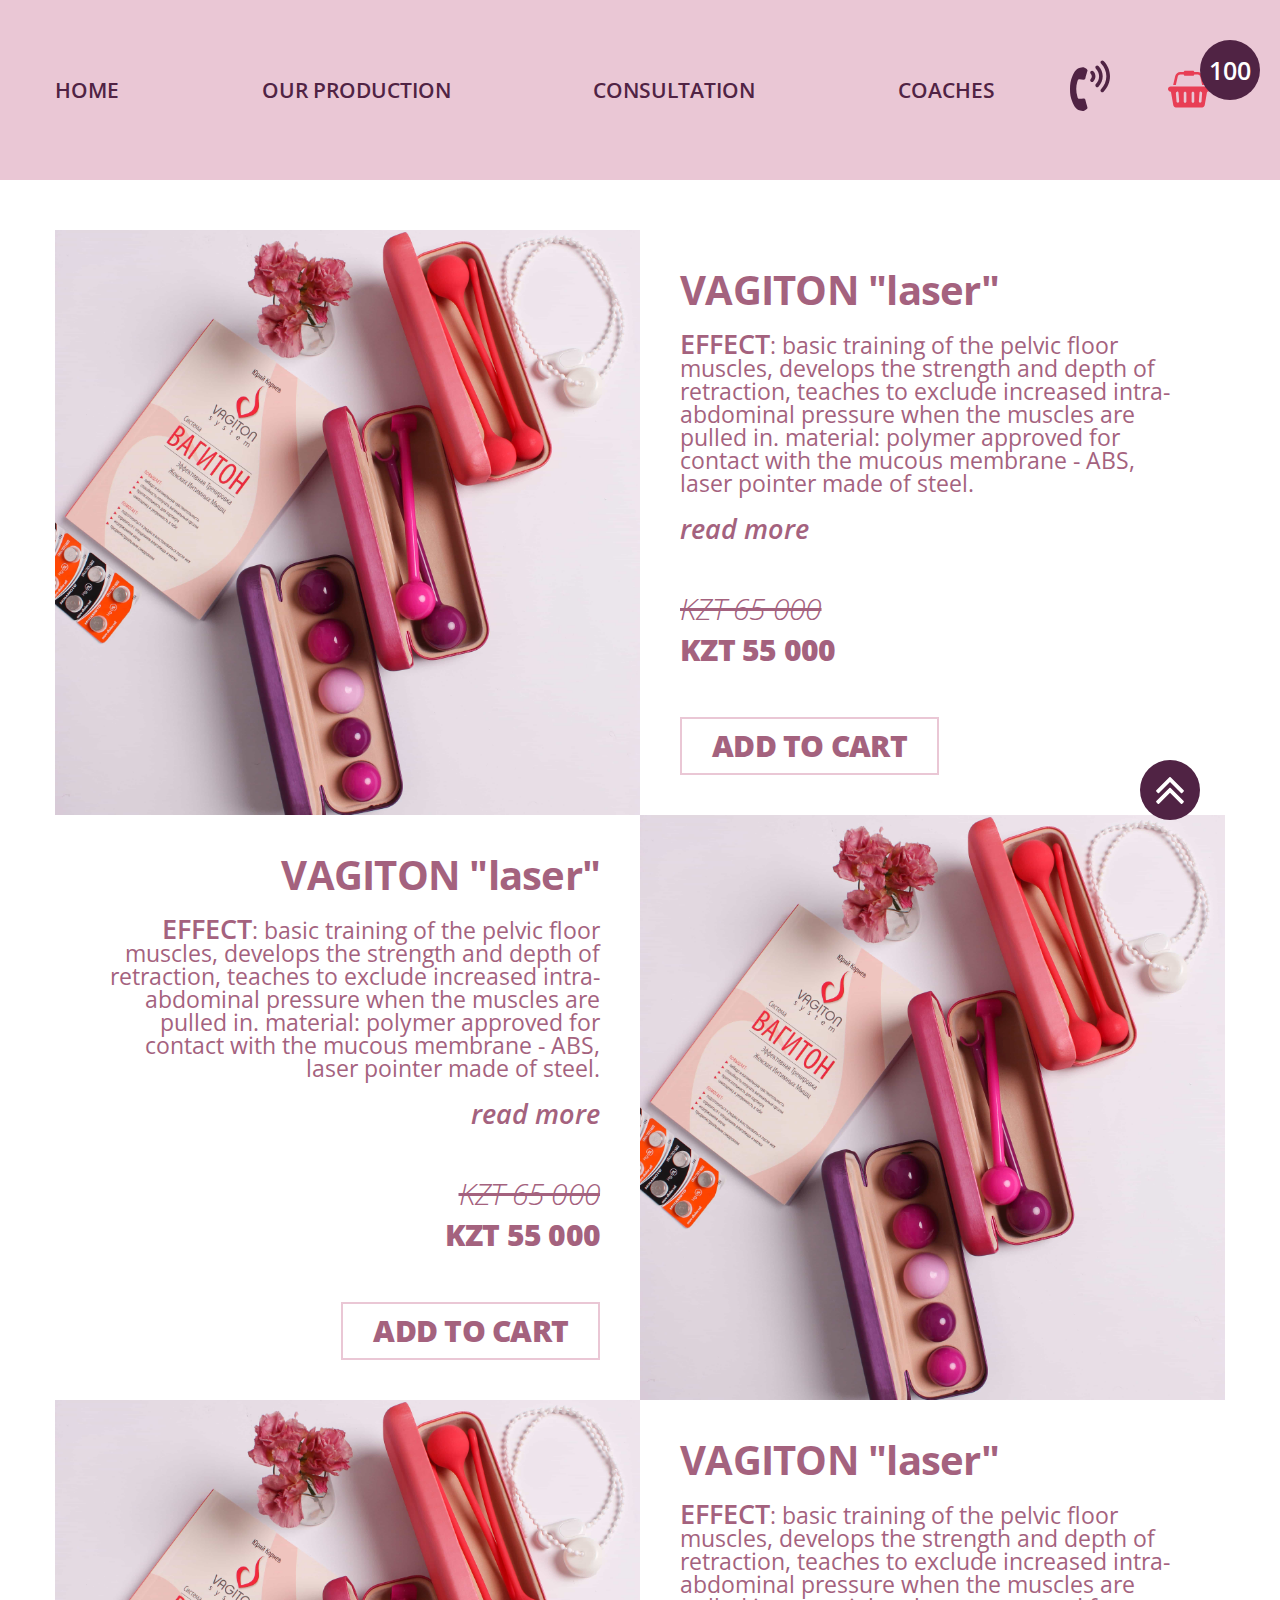
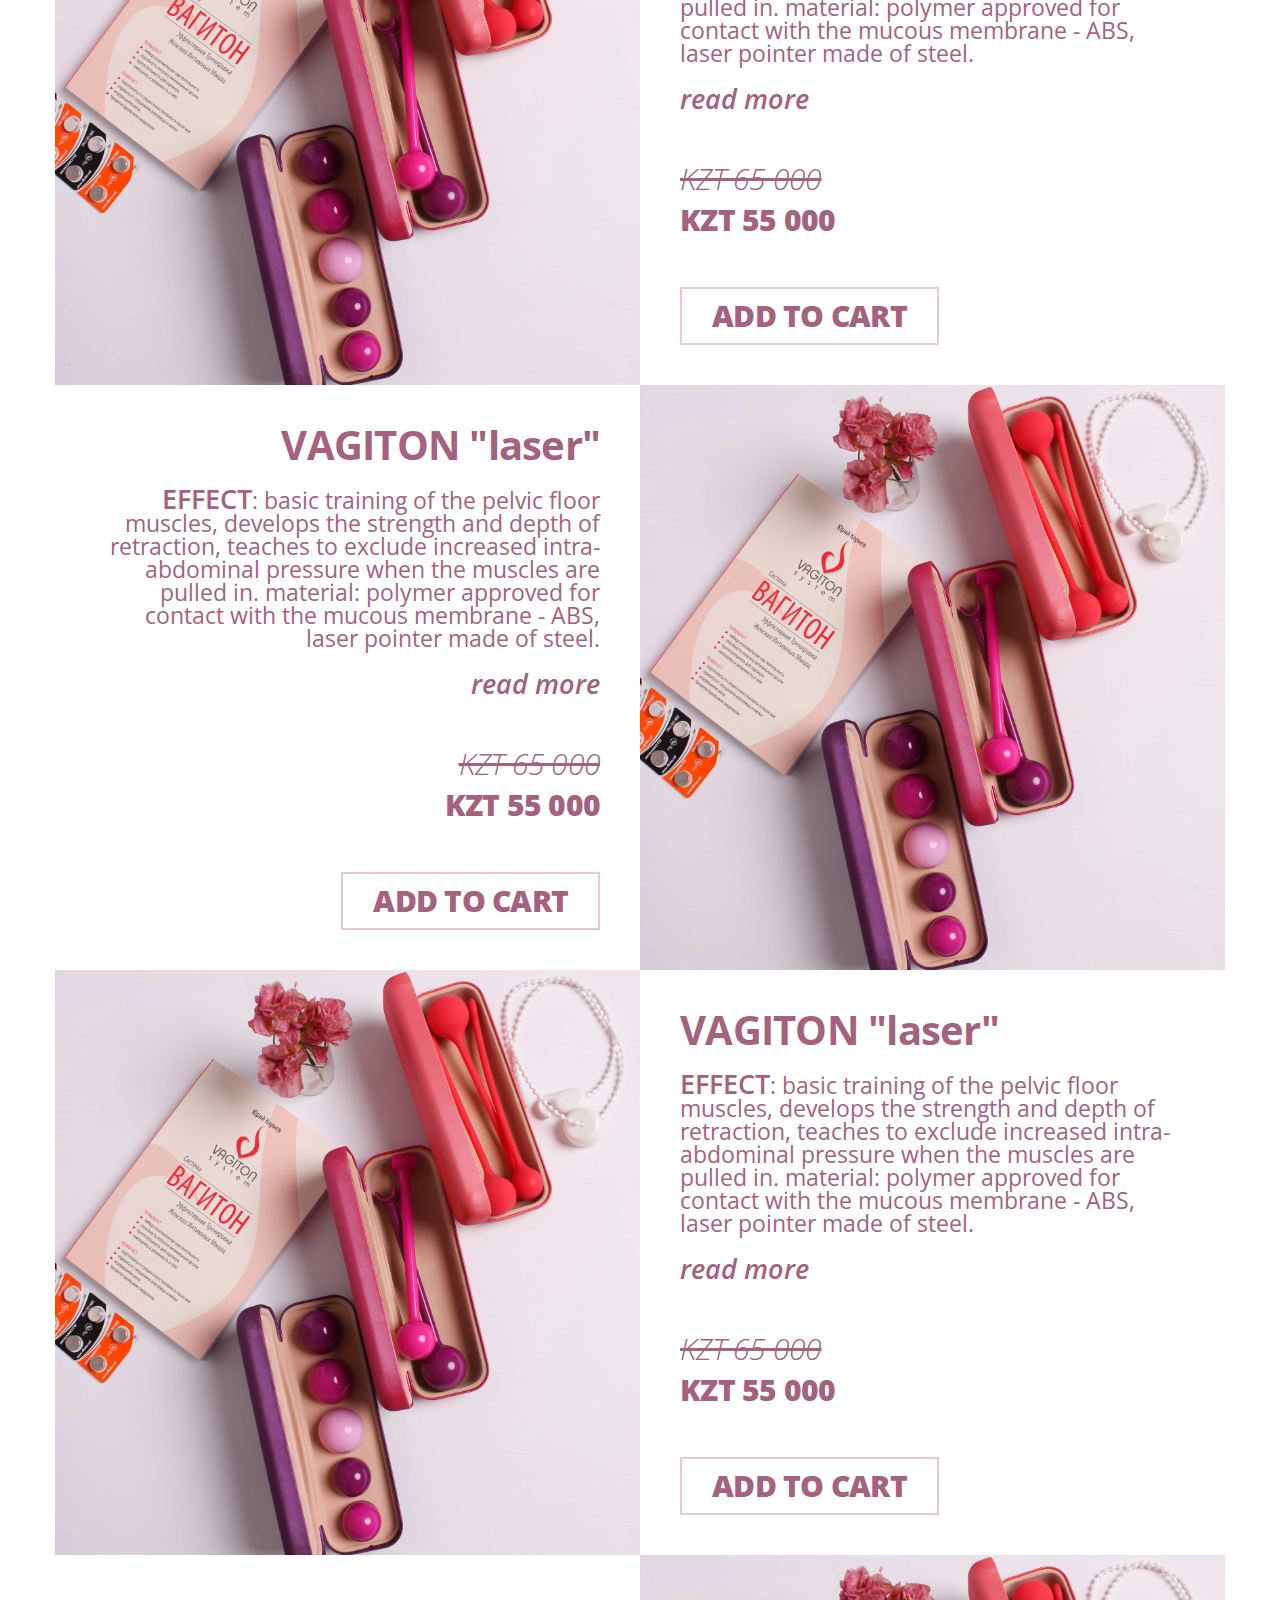
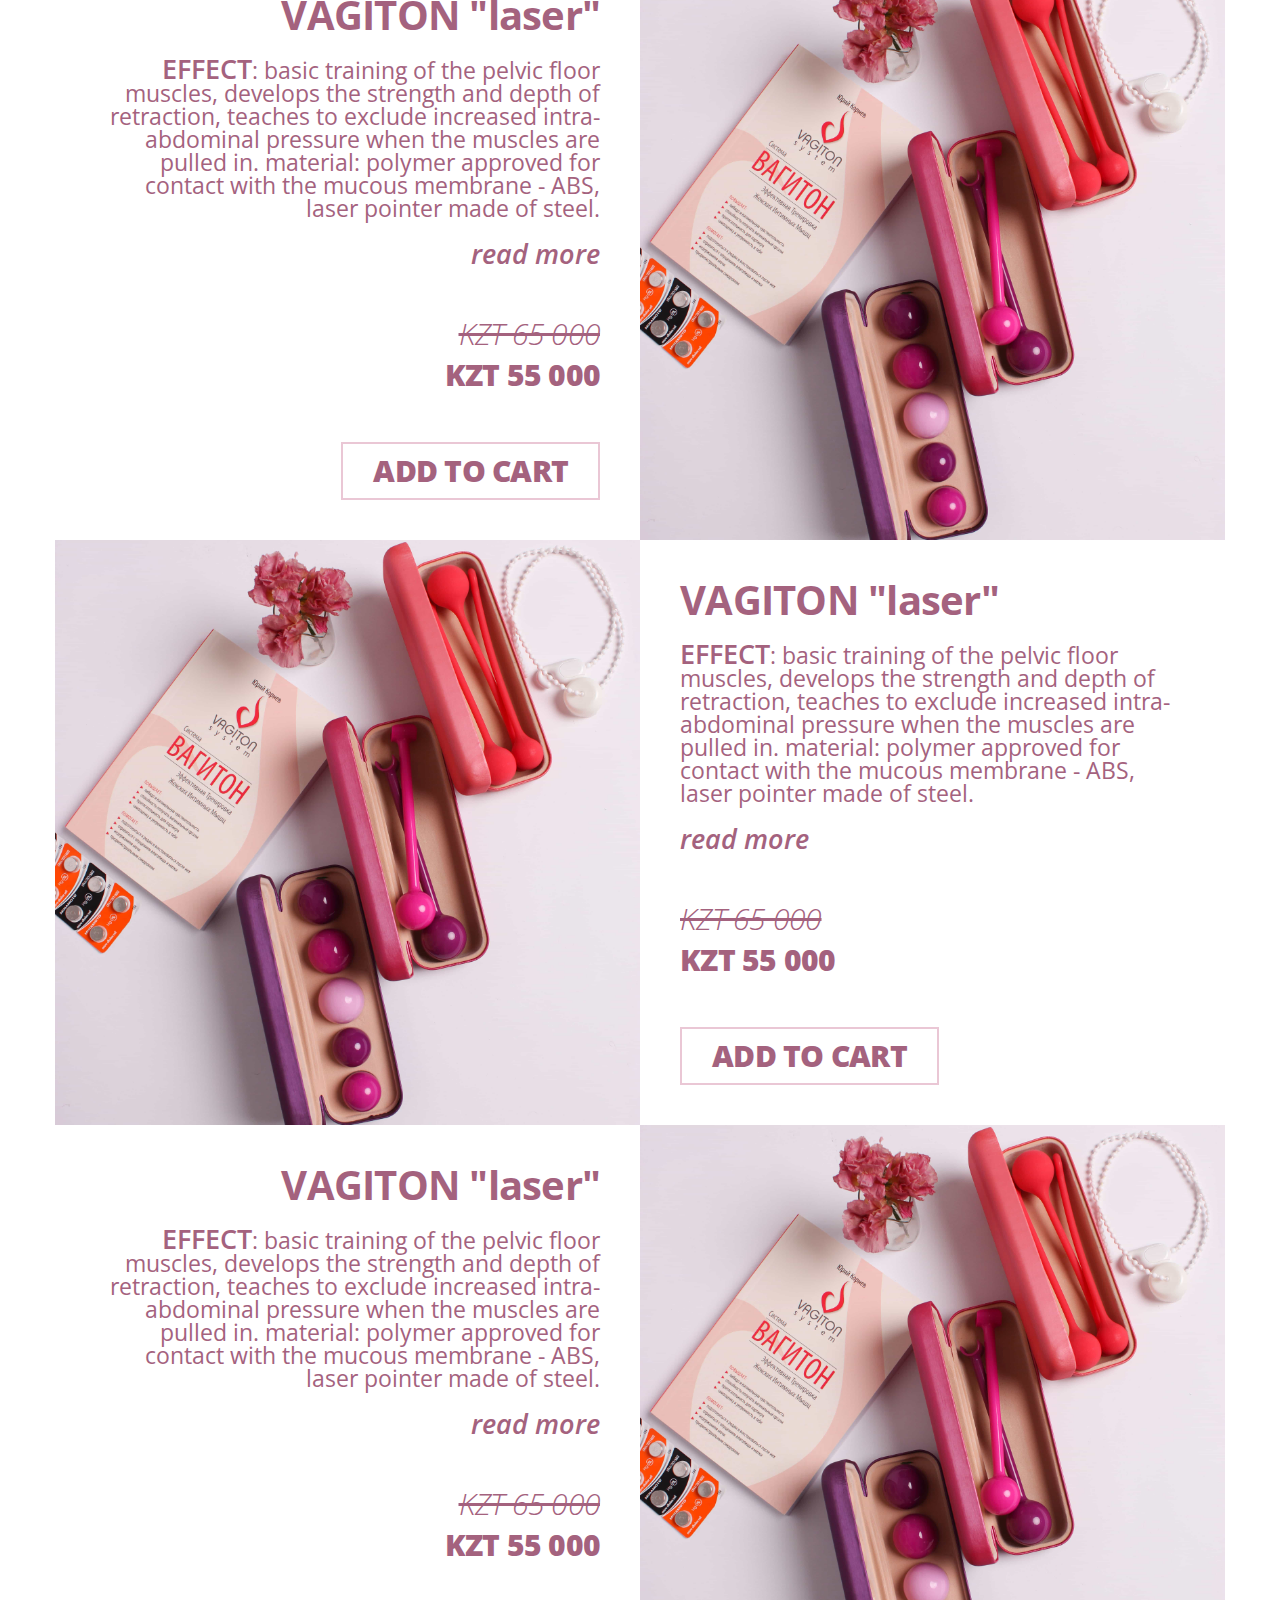
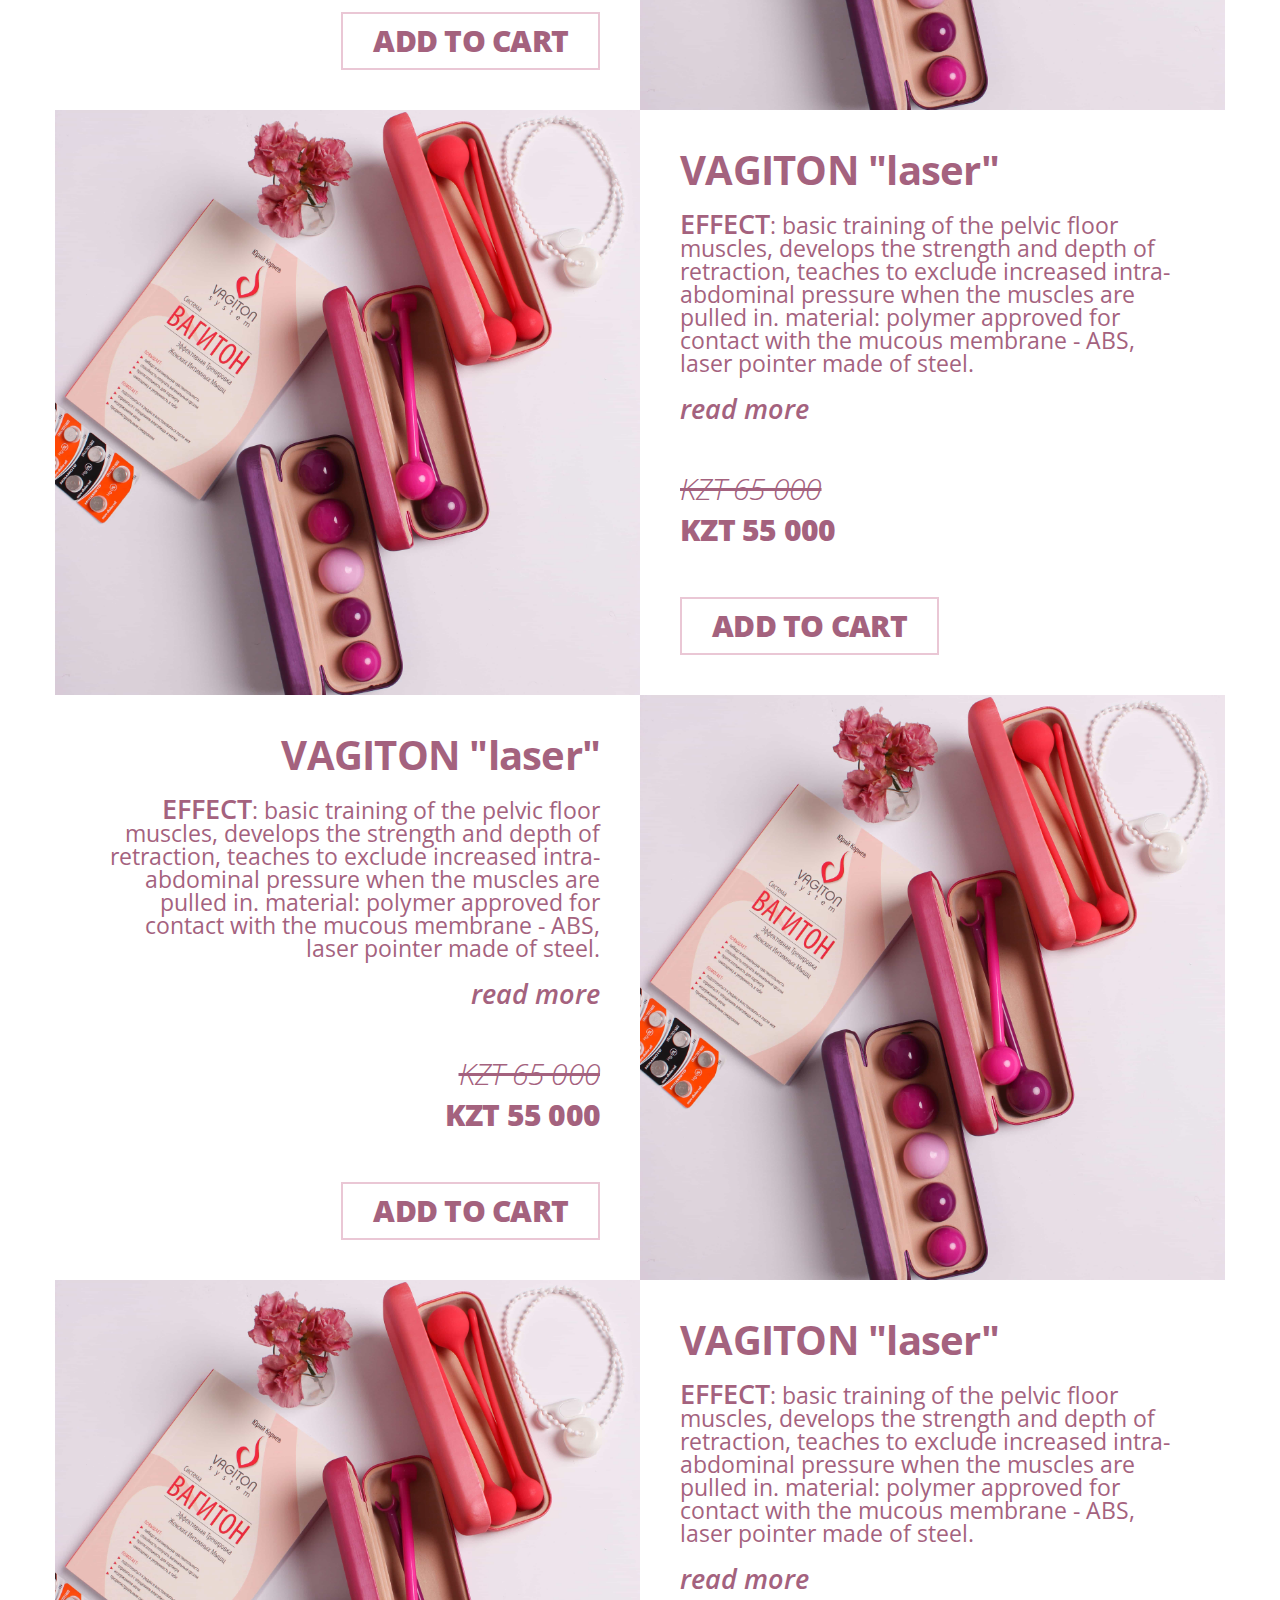
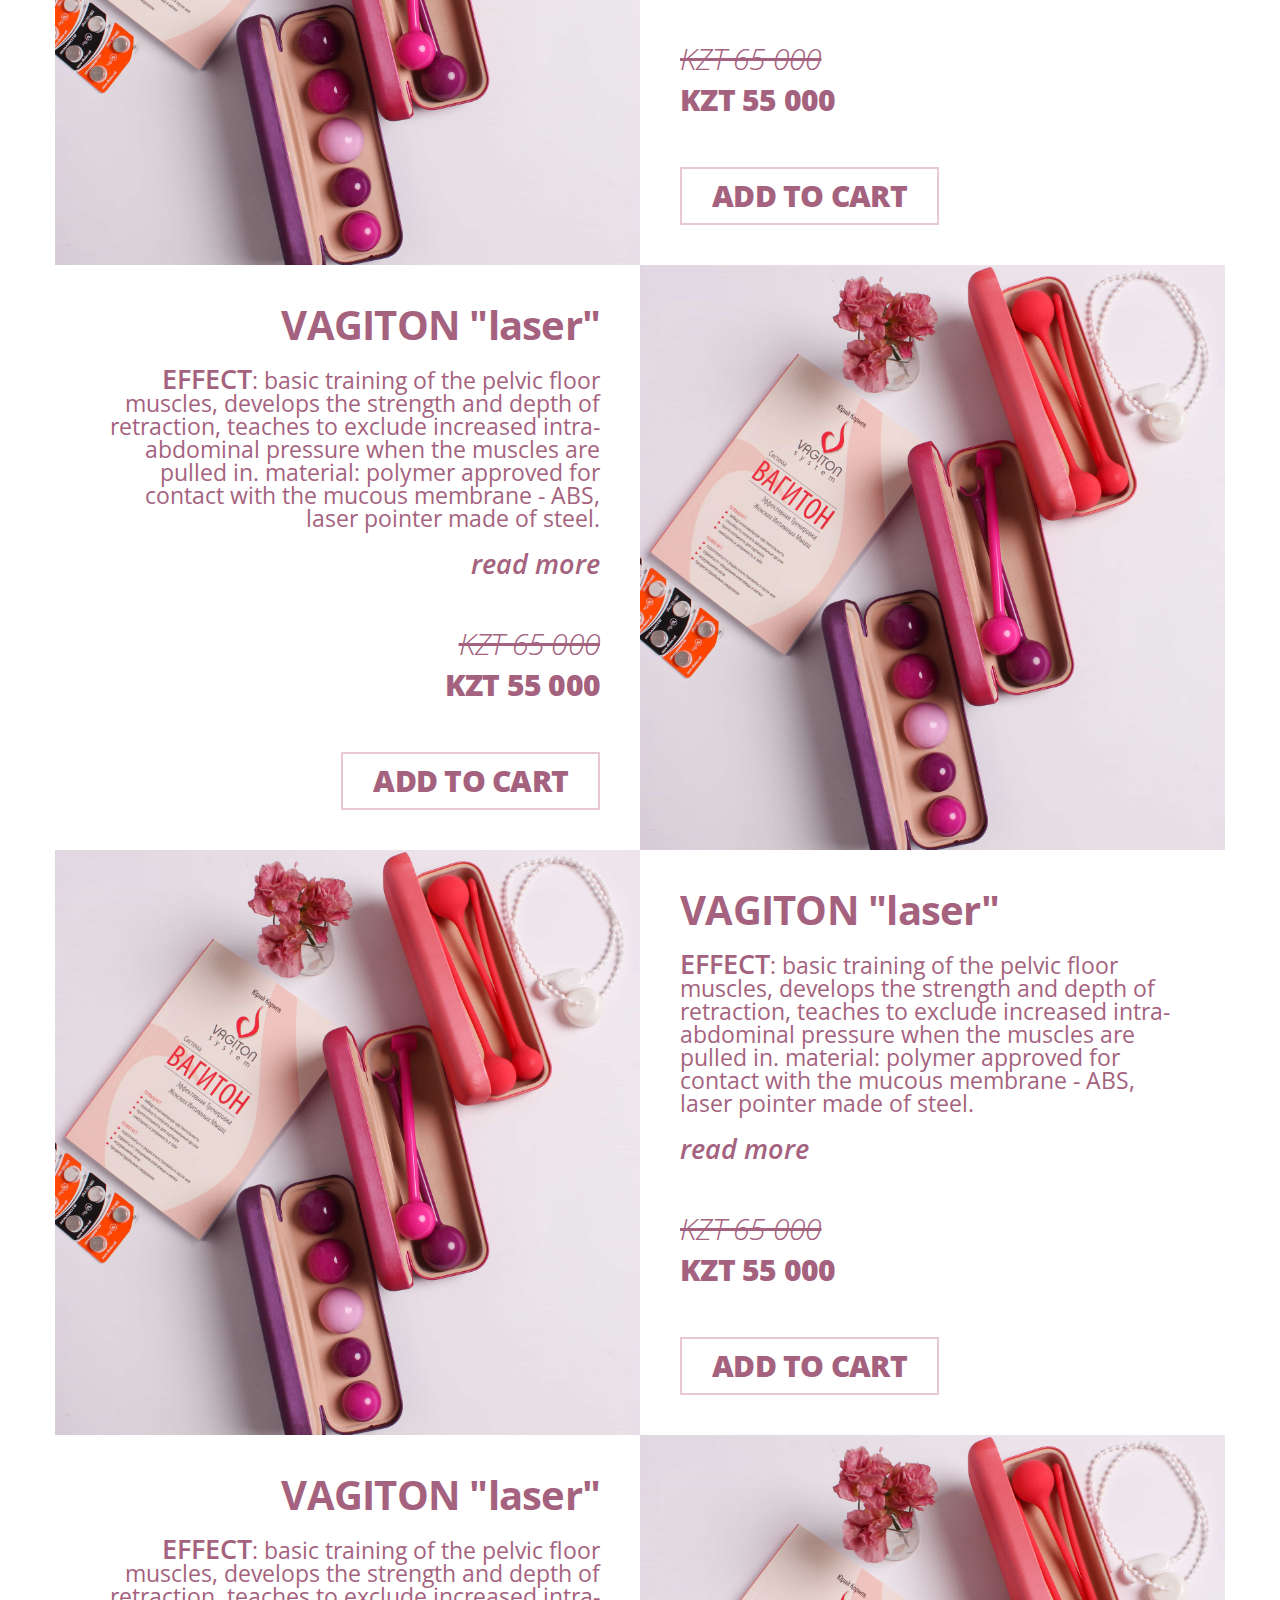
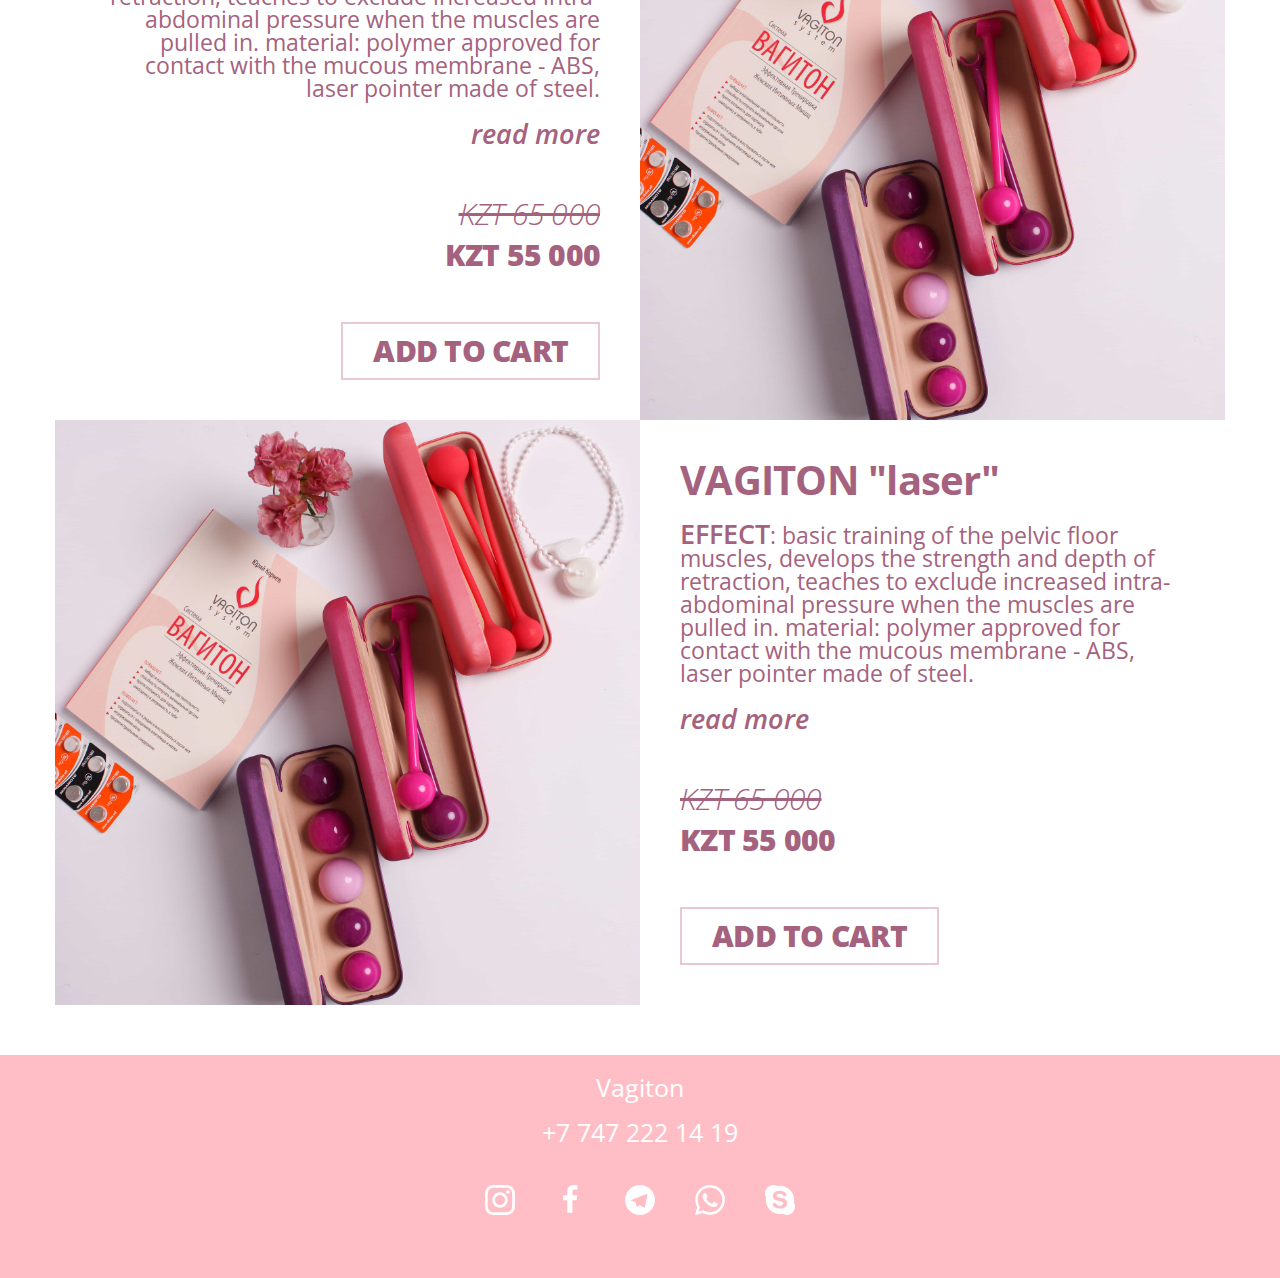
<file: production.html>
<!DOCTYPE html>
<html lang="ru">

<head>
    <title>Production</title>
    <meta http-equiv="Content-type" content="text/html;charset=UTF-8" />
    <meta name="format-detection" content="telephone=no">
    <meta http-equiv="X-UA-Compatible" content="IE=edge">
    <link rel="stylesheet" href="main-dist.css">
    <link rel="shortcut icon" href="favicon.ico">
    <!-- <meta name="robots" content="noindex, nofollow" /> -->
    <!-- <meta name="viewport" content="width=device-width, initial-scale=1.0" /> -->
    <meta name="viewport" content="width=device-width, initial-scale=1.0, maximum-scale=1.0, user-scalable=0" />
</head>

        <!-- =============================================================== -->

<body>
    <div class="wrapper">

<div id="up"></div>
<a href="#" class="cart">
    <svg version="1.1" xmlns="http://www.w3.org/2000/svg" width="42" height="38" viewBox="0 0 32 28">
        <title>Корзина товаров</title>
        <path
            d="M30 12c1.109 0 2 0.891 2 2s-0.891 2-2 2h-0.234l-1.797 10.344c-0.172 0.953-1 1.656-1.969 1.656h-20c-0.969 0-1.797-0.703-1.969-1.656l-1.797-10.344h-0.234c-1.109 0-2-0.891-2-2s0.891-2 2-2h28zM7.578 24.5c0.547-0.047 0.969-0.531 0.922-1.078l-0.5-6.5c-0.047-0.547-0.531-0.969-1.078-0.922s-0.969 0.531-0.922 1.078l0.5 6.5c0.047 0.516 0.484 0.922 1 0.922h0.078zM14 23.5v-6.5c0-0.547-0.453-1-1-1s-1 0.453-1 1v6.5c0 0.547 0.453 1 1 1s1-0.453 1-1zM20 23.5v-6.5c0-0.547-0.453-1-1-1s-1 0.453-1 1v6.5c0 0.547 0.453 1 1 1s1-0.453 1-1zM25.5 23.578l0.5-6.5c0.047-0.547-0.375-1.031-0.922-1.078s-1.031 0.375-1.078 0.922l-0.5 6.5c-0.047 0.547 0.375 1.031 0.922 1.078h0.078c0.516 0 0.953-0.406 1-0.922zM7.438 4.562l-1.453 6.438h-2.063l1.578-6.891c0.406-1.828 2.016-3.109 3.891-3.109h2.609c0-0.547 0.453-1 1-1h6c0.547 0 1 0.453 1 1h2.609c1.875 0 3.484 1.281 3.891 3.109l1.578 6.891h-2.063l-1.453-6.438c-0.219-0.922-1.016-1.563-1.953-1.563h-2.609c0 0.547-0.453 1-1 1h-6c-0.547 0-1-0.453-1-1h-2.609c-0.938 0-1.734 0.641-1.953 1.563z">
        </path>
    </svg>
    <span class="header__cart-info">100</span>
</a>
<a href="#" class="phone">
    <svg version="1.1" xmlns="http://www.w3.org/2000/svg" viewBox="0 0 22 28">
        <title>Позвонить</title>
        <path
            d="M9.641 26.391c0-0.375-0.828-3.031-1-3.656-0.094-0.391-0.125-1.031-0.422-1.313-0.203-0.187-0.531-0.219-0.797-0.219-0.734 0-1.469 0.172-2.203 0.172-0.219 0-0.547-0.016-0.734-0.172-0.25-0.203-0.375-0.906-0.469-1.219-0.375-1.297-0.578-2.625-0.578-3.984s0.203-2.688 0.578-3.984c0.094-0.313 0.219-1.016 0.469-1.219 0.187-0.156 0.516-0.172 0.734-0.172 0.734 0 1.469 0.172 2.203 0.172 0.266 0 0.594-0.031 0.797-0.219 0.297-0.281 0.328-0.922 0.422-1.313 0.172-0.625 1-3.281 1-3.656 0-0.531-1.406-1.313-1.859-1.484-0.234-0.094-0.469-0.125-0.703-0.125-0.516 0-1.031 0.141-1.531 0.281-2.562 0.766-3.172 2.328-4.188 4.531-1.094 2.359-1.359 4.609-1.359 7.187s0.266 4.828 1.359 7.187c1.016 2.203 1.625 3.766 4.188 4.531 0.5 0.141 1.016 0.281 1.531 0.281 0.234 0 0.469-0.031 0.703-0.125 0.453-0.172 1.859-0.953 1.859-1.484zM12.125 12.125c-0.266 0-0.516-0.109-0.703-0.297-0.391-0.391-0.406-1.031 0-1.422 0.375-0.375 0.578-0.875 0.578-1.406s-0.203-1.031-0.578-1.422c-0.406-0.391-0.391-1.016 0-1.406s1.016-0.391 1.406 0c0.75 0.75 1.172 1.766 1.172 2.828s-0.422 2.078-1.172 2.828c-0.203 0.187-0.453 0.297-0.703 0.297zM14.953 14.953c-0.266 0-0.516-0.094-0.703-0.297-0.391-0.391-0.391-1.016 0-1.406 1.125-1.141 1.75-2.641 1.75-4.25s-0.625-3.109-1.75-4.25c-0.391-0.391-0.391-1.016 0-1.406s1.016-0.391 1.406 0c1.516 1.516 2.344 3.516 2.344 5.656s-0.828 4.141-2.344 5.656c-0.187 0.203-0.453 0.297-0.703 0.297zM17.781 17.781c-0.266 0-0.516-0.094-0.703-0.297-0.391-0.391-0.391-1.016 0-1.406 1.875-1.891 2.922-4.406 2.922-7.078s-1.047-5.187-2.922-7.078c-0.391-0.391-0.391-1.016 0-1.406s1.016-0.391 1.406 0c2.266 2.266 3.516 5.281 3.516 8.484s-1.25 6.219-3.516 8.484c-0.187 0.203-0.453 0.297-0.703 0.297z">
        </path>
    </svg>

</a>
        <!-- =============================================================== -->

        <header class="header">
            <div class="container">
                <div class="header__body ">
                    <div class="header__burger">
                        <span class="header__burger-line"></span>
                        <span class="header__burger-line"></span>
                        <span class="header__burger-line"></span>
                    </div>
                    <nav class="header__menu">
                        <ul class="header__menu-list">
                            <li class="header__menu-item">
                                <a href="home.html">home</a>
                            </li>
                            <li class="header__menu-item">
                                <a href="production.html">Our production</a>
                            </li>
                            <li class="header__menu-item">
                                <a href="#" class="popup-link" >consultation</a>
                            </li>
                            <li class="header__menu-item">
                                <a href="coaches.html">coaches</a>
                            </li>
                        </ul>
                    </nav>
                </div>
            </div>
        </header>

        <!-- =============================================================== -->

        <section class="production">
            <div class="container">
                <div class="production__inner">
                    <div class="production__item-wrapper">
                        <div class="production__item production__item-slider">
                            <img src="img/production/base-set1.jpg" alt="">
                            <img src="img/production/base-set2.jpg" alt="">
                            <img src="img/production/base-set3.jpg" alt="">
                        </div>
                        <div class="production__item production__item-descr">
                            <div class="production__item-inner">
                                <h2 class="production__item-title">
                                    VAGITON "laser"
                                </h2>
                                <div class="production__item-text">
                                    <span>effect</span>: basic training of the pelvic floor muscles,
                                    develops the strength and depth of retraction, teaches to exclude
                                    increased intra-abdominal pressure when the muscles are pulled in.
                                    material: polymer approved for contact with the mucous membrane - ABS,
                                    laser pointer made of steel.
                                </div>
                                <a href="#" class="production__item-link">
                                    read more
                                </a>
                            </div>
                            <div class="production__item-price">
                                <div class="production__item-old-price">
                                    KZT 65 000
                                </div>
                                <div class="production__item-new-price">
                                    KZT 55 000
                                </div>
                            </div>
                            <button class="production__item-btn">add to cart</button>
                        </div>
                    </div>
                    <div class="production__item-wrapper">
                        <div class="production__item production__item-slider">
                            <img src="img/production/base-set1.jpg" alt="">
                            <img src="img/production/base-set2.jpg" alt="">
                            <img src="img/production/base-set3.jpg" alt="">
                        </div>
                        <div class="production__item production__item-descr">
                            <div class="production__item-inner">
                                <h2 class="production__item-title">
                                    VAGITON "laser"
                                </h2>
                                <div class="production__item-text">
                                    <span>effect</span>: basic training of the pelvic floor muscles,
                                     develops the strength and depth of retraction, teaches to exclude
                                     increased intra-abdominal pressure when the muscles are pulled in.
                                     material: polymer approved for contact with the mucous membrane - ABS,
                                     laser pointer made of steel.
                                </div>
                                <a href="#" class="production__item-link">
                                    read more
                                </a>
                            </div>
                            <div class="production__item-price">
                                <div class="production__item-old-price">
                                    KZT 65 000
                                </div>
                                <div class="production__item-new-price">
                                    KZT 55 000
                                </div>
                            </div>
                            <button class="production__item-btn">add to cart</button>
                        </div>
                    </div>
                    <div class="production__item-wrapper">
                        <div class="production__item production__item-slider">
                            <img src="img/production/base-set1.jpg" alt="">
                            <img src="img/production/base-set2.jpg" alt="">
                            <img src="img/production/base-set3.jpg" alt="">
                        </div>
                        <div class="production__item production__item-descr">
                            <div class="production__item-inner">
                                <h2 class="production__item-title">
                                    VAGITON "laser"
                                </h2>
                                <div class="production__item-text">
                                    <span>effect</span>: basic training of the pelvic floor muscles,
                                     develops the strength and depth of retraction, teaches to exclude
                                     increased intra-abdominal pressure when the muscles are pulled in.
                                     material: polymer approved for contact with the mucous membrane - ABS,
                                     laser pointer made of steel.
                                </div>
                                <a href="#" class="production__item-link">
                                    read more
                                </a>
                            </div>
                            <div class="production__item-price">
                                <div class="production__item-old-price">
                                    KZT 65 000
                                </div>
                                <div class="production__item-new-price">
                                    KZT 55 000
                                </div>
                            </div>
                            <button class="production__item-btn">add to cart</button>
                        </div>
                    </div>
                    <div class="production__item-wrapper">
                        <div class="production__item production__item-slider">
                            <img src="img/production/base-set1.jpg" alt="">
                            <img src="img/production/base-set2.jpg" alt="">
                            <img src="img/production/base-set3.jpg" alt="">
                        </div>
                        <div class="production__item production__item-descr">
                            <div class="production__item-inner">
                                <h2 class="production__item-title">
                                    VAGITON "laser"
                                </h2>
                                <div class="production__item-text">
                                    <span>effect</span>: basic training of the pelvic floor muscles,
                                     develops the strength and depth of retraction, teaches to exclude
                                     increased intra-abdominal pressure when the muscles are pulled in.
                                     material: polymer approved for contact with the mucous membrane - ABS,
                                     laser pointer made of steel.
                                </div>
                                <a href="#" class="production__item-link">
                                    read more
                                </a>
                            </div>
                            <div class="production__item-price">
                                <div class="production__item-old-price">
                                    KZT 65 000
                                </div>
                                <div class="production__item-new-price">
                                    KZT 55 000
                                </div>
                            </div>
                            <button class="production__item-btn">add to cart</button>
                        </div>
                    </div>
                    <div class="production__item-wrapper">
                        <div class="production__item production__item-slider">
                            <img src="img/production/base-set1.jpg" alt="">
                            <img src="img/production/base-set2.jpg" alt="">
                            <img src="img/production/base-set3.jpg" alt="">
                        </div>
                        <div class="production__item production__item-descr">
                            <div class="production__item-inner">
                                <h2 class="production__item-title">
                                    VAGITON "laser"
                                </h2>
                                <div class="production__item-text">
                                    <span>effect</span>: basic training of the pelvic floor muscles,
                                     develops the strength and depth of retraction, teaches to exclude
                                     increased intra-abdominal pressure when the muscles are pulled in.
                                     material: polymer approved for contact with the mucous membrane - ABS,
                                     laser pointer made of steel.
                                </div>
                                <a href="#" class="production__item-link">
                                    read more
                                </a>
                            </div>
                            <div class="production__item-price">
                                <div class="production__item-old-price">
                                    KZT 65 000
                                </div>
                                <div class="production__item-new-price">
                                    KZT 55 000
                                </div>
                            </div>
                            <button class="production__item-btn">add to cart</button>
                        </div>
                    </div>
                    <div class="production__item-wrapper">
                        <div class="production__item production__item-slider">
                            <img src="img/production/base-set1.jpg" alt="">
                            <img src="img/production/base-set2.jpg" alt="">
                            <img src="img/production/base-set3.jpg" alt="">
                        </div>
                        <div class="production__item production__item-descr">
                            <div class="production__item-inner">
                                <h2 class="production__item-title">
                                    VAGITON "laser"
                                </h2>
                                <div class="production__item-text">
                                    <span>effect</span>: basic training of the pelvic floor muscles,
                                     develops the strength and depth of retraction, teaches to exclude
                                     increased intra-abdominal pressure when the muscles are pulled in.
                                     material: polymer approved for contact with the mucous membrane - ABS,
                                     laser pointer made of steel.
                                </div>
                                <a href="#" class="production__item-link">
                                    read more
                                </a>
                            </div>
                            <div class="production__item-price">
                                <div class="production__item-old-price">
                                    KZT 65 000
                                </div>
                                <div class="production__item-new-price">
                                    KZT 55 000
                                </div>
                            </div>
                            <button class="production__item-btn">add to cart</button>
                        </div>
                    </div>
                    <div class="production__item-wrapper">
                        <div class="production__item production__item-slider">
                            <img src="img/production/base-set1.jpg" alt="">
                            <img src="img/production/base-set2.jpg" alt="">
                            <img src="img/production/base-set3.jpg" alt="">
                        </div>
                        <div class="production__item production__item-descr">
                            <div class="production__item-inner">
                                <h2 class="production__item-title">
                                    VAGITON "laser"
                                </h2>
                                <div class="production__item-text">
                                    <span>effect</span>: basic training of the pelvic floor muscles,
                                     develops the strength and depth of retraction, teaches to exclude
                                     increased intra-abdominal pressure when the muscles are pulled in.
                                     material: polymer approved for contact with the mucous membrane - ABS,
                                     laser pointer made of steel.
                                </div>
                                <a href="#" class="production__item-link">
                                    read more
                                </a>
                            </div>
                            <div class="production__item-price">
                                <div class="production__item-old-price">
                                    KZT 65 000
                                </div>
                                <div class="production__item-new-price">
                                    KZT 55 000
                                </div>
                            </div>
                            <button class="production__item-btn">add to cart</button>
                        </div>
                    </div>
                    <div class="production__item-wrapper">
                        <div class="production__item production__item-slider">
                            <img src="img/production/base-set1.jpg" alt="">
                            <img src="img/production/base-set2.jpg" alt="">
                            <img src="img/production/base-set3.jpg" alt="">
                        </div>
                        <div class="production__item production__item-descr">
                            <div class="production__item-inner">
                                <h2 class="production__item-title">
                                    VAGITON "laser"
                                </h2>
                                <div class="production__item-text">
                                    <span>effect</span>: basic training of the pelvic floor muscles,
                                     develops the strength and depth of retraction, teaches to exclude
                                     increased intra-abdominal pressure when the muscles are pulled in.
                                     material: polymer approved for contact with the mucous membrane - ABS,
                                     laser pointer made of steel.
                                </div>
                                <a href="#" class="production__item-link">
                                    read more
                                </a>
                            </div>
                            <div class="production__item-price">
                                <div class="production__item-old-price">
                                    KZT 65 000
                                </div>
                                <div class="production__item-new-price">
                                    KZT 55 000
                                </div>
                            </div>
                            <button class="production__item-btn">add to cart</button>
                        </div>
                    </div>
                    <div class="production__item-wrapper">
                        <div class="production__item production__item-slider">
                            <img src="img/production/base-set1.jpg" alt="">
                            <img src="img/production/base-set2.jpg" alt="">
                            <img src="img/production/base-set3.jpg" alt="">
                        </div>
                        <div class="production__item production__item-descr">
                            <div class="production__item-inner">
                                <h2 class="production__item-title">
                                    VAGITON "laser"
                                </h2>
                                <div class="production__item-text">
                                    <span>effect</span>: basic training of the pelvic floor muscles,
                                     develops the strength and depth of retraction, teaches to exclude
                                     increased intra-abdominal pressure when the muscles are pulled in.
                                     material: polymer approved for contact with the mucous membrane - ABS,
                                     laser pointer made of steel.
                                </div>
                                <a href="#" class="production__item-link">
                                    read more
                                </a>
                            </div>
                            <div class="production__item-price">
                                <div class="production__item-old-price">
                                    KZT 65 000
                                </div>
                                <div class="production__item-new-price">
                                    KZT 55 000
                                </div>
                            </div>
                            <button class="production__item-btn">add to cart</button>
                        </div>
                    </div>
                    <div class="production__item-wrapper">
                        <div class="production__item production__item-slider">
                            <img src="img/production/base-set1.jpg" alt="">
                            <img src="img/production/base-set2.jpg" alt="">
                            <img src="img/production/base-set3.jpg" alt="">
                        </div>
                        <div class="production__item production__item-descr">
                            <div class="production__item-inner">
                                <h2 class="production__item-title">
                                    VAGITON "laser"
                                </h2>
                                <div class="production__item-text">
                                    <span>effect</span>: basic training of the pelvic floor muscles,
                                     develops the strength and depth of retraction, teaches to exclude
                                     increased intra-abdominal pressure when the muscles are pulled in.
                                     material: polymer approved for contact with the mucous membrane - ABS,
                                     laser pointer made of steel.
                                </div>
                                <a href="#" class="production__item-link">
                                    read more
                                </a>
                            </div>
                            <div class="production__item-price">
                                <div class="production__item-old-price">
                                    KZT 65 000
                                </div>
                                <div class="production__item-new-price">
                                    KZT 55 000
                                </div>
                            </div>
                            <button class="production__item-btn">add to cart</button>
                        </div>
                    </div>
                    <div class="production__item-wrapper">
                        <div class="production__item production__item-slider">
                            <img src="img/production/base-set1.jpg" alt="">
                            <img src="img/production/base-set2.jpg" alt="">
                            <img src="img/production/base-set3.jpg" alt="">
                        </div>
                        <div class="production__item production__item-descr">
                            <div class="production__item-inner">
                                <h2 class="production__item-title">
                                    VAGITON "laser"
                                </h2>
                                <div class="production__item-text">
                                    <span>effect</span>: basic training of the pelvic floor muscles,
                                     develops the strength and depth of retraction, teaches to exclude
                                     increased intra-abdominal pressure when the muscles are pulled in.
                                     material: polymer approved for contact with the mucous membrane - ABS,
                                     laser pointer made of steel.
                                </div>
                                <a href="#" class="production__item-link">
                                    read more
                                </a>
                            </div>
                            <div class="production__item-price">
                                <div class="production__item-old-price">
                                    KZT 65 000
                                </div>
                                <div class="production__item-new-price">
                                    KZT 55 000
                                </div>
                            </div>
                            <button class="production__item-btn">add to cart</button>
                        </div>
                    </div>
                    <div class="production__item-wrapper">
                        <div class="production__item production__item-slider">
                            <img src="img/production/base-set1.jpg" alt="">
                            <img src="img/production/base-set2.jpg" alt="">
                            <img src="img/production/base-set3.jpg" alt="">
                        </div>
                        <div class="production__item production__item-descr">
                            <div class="production__item-inner">
                                <h2 class="production__item-title">
                                    VAGITON "laser"
                                </h2>
                                <div class="production__item-text">
                                    <span>effect</span>: basic training of the pelvic floor muscles,
                                     develops the strength and depth of retraction, teaches to exclude
                                     increased intra-abdominal pressure when the muscles are pulled in.
                                     material: polymer approved for contact with the mucous membrane - ABS,
                                     laser pointer made of steel.
                                </div>
                                <a href="#" class="production__item-link">
                                    read more
                                </a>
                            </div>
                            <div class="production__item-price">
                                <div class="production__item-old-price">
                                    KZT 65 000
                                </div>
                                <div class="production__item-new-price">
                                    KZT 55 000
                                </div>
                            </div>
                            <button class="production__item-btn">add to cart</button>
                        </div>
                    </div>
                    <div class="production__item-wrapper">
                        <div class="production__item production__item-slider">
                            <img src="img/production/base-set1.jpg" alt="">
                            <img src="img/production/base-set2.jpg" alt="">
                            <img src="img/production/base-set3.jpg" alt="">
                        </div>
                        <div class="production__item production__item-descr">
                            <div class="production__item-inner">
                                <h2 class="production__item-title">
                                    VAGITON "laser"
                                </h2>
                                <div class="production__item-text">
                                    <span>effect</span>: basic training of the pelvic floor muscles,
                                     develops the strength and depth of retraction, teaches to exclude
                                     increased intra-abdominal pressure when the muscles are pulled in.
                                     material: polymer approved for contact with the mucous membrane - ABS,
                                     laser pointer made of steel.
                                </div>
                                <a href="#" class="production__item-link">
                                    read more
                                </a>
                            </div>
                            <div class="production__item-price">
                                <div class="production__item-old-price">
                                    KZT 65 000
                                </div>
                                <div class="production__item-new-price">
                                    KZT 55 000
                                </div>
                            </div>
                            <button class="production__item-btn">add to cart</button>
                        </div>
                    </div>
                    <div class="production__item-wrapper">
                        <div class="production__item production__item-slider">
                            <img src="img/production/base-set1.jpg" alt="">
                            <img src="img/production/base-set2.jpg" alt="">
                            <img src="img/production/base-set3.jpg" alt="">
                        </div>
                        <div class="production__item production__item-descr">
                            <div class="production__item-inner">
                                <h2 class="production__item-title">
                                    VAGITON "laser"
                                </h2>
                                <div class="production__item-text">
                                    <span>effect</span>: basic training of the pelvic floor muscles,
                                     develops the strength and depth of retraction, teaches to exclude
                                     increased intra-abdominal pressure when the muscles are pulled in.
                                     material: polymer approved for contact with the mucous membrane - ABS,
                                     laser pointer made of steel.
                                </div>
                                <a href="#" class="production__item-link">
                                    read more
                                </a>
                            </div>
                            <div class="production__item-price">
                                <div class="production__item-old-price">
                                    KZT 65 000
                                </div>
                                <div class="production__item-new-price">
                                    KZT 55 000
                                </div>
                            </div>
                            <button class="production__item-btn">add to cart</button>
                        </div>
                    </div>
                    <div class="production__item-wrapper">
                        <div class="production__item production__item-slider">
                            <img src="img/production/base-set1.jpg" alt="">
                            <img src="img/production/base-set2.jpg" alt="">
                            <img src="img/production/base-set3.jpg" alt="">
                        </div>
                        <div class="production__item production__item-descr">
                            <div class="production__item-inner">
                                <h2 class="production__item-title">
                                    VAGITON "laser"
                                </h2>
                                <div class="production__item-text">
                                    <span>effect</span>: basic training of the pelvic floor muscles,
                                     develops the strength and depth of retraction, teaches to exclude
                                     increased intra-abdominal pressure when the muscles are pulled in.
                                     material: polymer approved for contact with the mucous membrane - ABS,
                                     laser pointer made of steel.
                                </div>
                                <a href="#" class="production__item-link">
                                    read more
                                </a>
                            </div>
                            <div class="production__item-price">
                                <div class="production__item-old-price">
                                    KZT 65 000
                                </div>
                                <div class="production__item-new-price">
                                    KZT 55 000
                                </div>
                            </div>
                            <button class="production__item-btn">add to cart</button>
                        </div>
                    </div>
                </div>
            </div>
        </section>

        <!-- =============================================================== -->

<footer class="footer">
	<div class='container'>
		<div class="footer__body">
			<h2 class="footer__title" >
				Vagiton 
			</h2>
			<a  class="footer__phone" href="">+7 747 222 14 19</a>
			<div class="footer__socials">
				<ul class="footer__socials-list">
					<li class="footer__socials-item">
						<a href="#" class="footer__socials-link">
							<svg version="1.1" xmlns="http://www.w3.org/2000/svg" width="32" height="32"
							viewBox="0 0 32 32">
							<title>instagram</title>
							<path
								d="M16 2.881c4.275 0 4.781 0.019 6.462 0.094 1.563 0.069 2.406 0.331 2.969 0.55 0.744 0.288 1.281 0.638 1.837 1.194 0.563 0.563 0.906 1.094 1.2 1.838 0.219 0.563 0.481 1.412 0.55 2.969 0.075 1.688 0.094 2.194 0.094 6.463s-0.019 4.781-0.094 6.463c-0.069 1.563-0.331 2.406-0.55 2.969-0.288 0.744-0.637 1.281-1.194 1.837-0.563 0.563-1.094 0.906-1.837 1.2-0.563 0.219-1.413 0.481-2.969 0.55-1.688 0.075-2.194 0.094-6.463 0.094s-4.781-0.019-6.463-0.094c-1.563-0.069-2.406-0.331-2.969-0.55-0.744-0.288-1.281-0.637-1.838-1.194-0.563-0.563-0.906-1.094-1.2-1.837-0.219-0.563-0.481-1.413-0.55-2.969-0.075-1.688-0.094-2.194-0.094-6.463s0.019-4.781 0.094-6.463c0.069-1.563 0.331-2.406 0.55-2.969 0.288-0.744 0.638-1.281 1.194-1.838 0.563-0.563 1.094-0.906 1.838-1.2 0.563-0.219 1.412-0.481 2.969-0.55 1.681-0.075 2.188-0.094 6.463-0.094zM16 0c-4.344 0-4.887 0.019-6.594 0.094-1.7 0.075-2.869 0.35-3.881 0.744-1.056 0.412-1.95 0.956-2.837 1.85-0.894 0.888-1.438 1.781-1.85 2.831-0.394 1.019-0.669 2.181-0.744 3.881-0.075 1.713-0.094 2.256-0.094 6.6s0.019 4.887 0.094 6.594c0.075 1.7 0.35 2.869 0.744 3.881 0.413 1.056 0.956 1.95 1.85 2.837 0.887 0.887 1.781 1.438 2.831 1.844 1.019 0.394 2.181 0.669 3.881 0.744 1.706 0.075 2.25 0.094 6.594 0.094s4.888-0.019 6.594-0.094c1.7-0.075 2.869-0.35 3.881-0.744 1.050-0.406 1.944-0.956 2.831-1.844s1.438-1.781 1.844-2.831c0.394-1.019 0.669-2.181 0.744-3.881 0.075-1.706 0.094-2.25 0.094-6.594s-0.019-4.887-0.094-6.594c-0.075-1.7-0.35-2.869-0.744-3.881-0.394-1.063-0.938-1.956-1.831-2.844-0.887-0.887-1.781-1.438-2.831-1.844-1.019-0.394-2.181-0.669-3.881-0.744-1.712-0.081-2.256-0.1-6.6-0.1v0z">
							</path>
							<path
								d="M16 7.781c-4.537 0-8.219 3.681-8.219 8.219s3.681 8.219 8.219 8.219 8.219-3.681 8.219-8.219c0-4.537-3.681-8.219-8.219-8.219zM16 21.331c-2.944 0-5.331-2.387-5.331-5.331s2.387-5.331 5.331-5.331c2.944 0 5.331 2.387 5.331 5.331s-2.387 5.331-5.331 5.331z">
							</path>
							<path
								d="M26.462 7.456c0 1.060-0.859 1.919-1.919 1.919s-1.919-0.859-1.919-1.919c0-1.060 0.859-1.919 1.919-1.919s1.919 0.859 1.919 1.919z">
							</path>
						</svg>
						</a>
					</li>
					<li class="footer__socials-item">
						<a href="#" class="footer__socials-link">
							<svg version="1.1" xmlns="http://www.w3.org/2000/svg" width="16" height="28"
							viewBox="0 0 16 28">
							<title>facebook</title>
							<path
								d="M14.984 0.187v4.125h-2.453c-1.922 0-2.281 0.922-2.281 2.25v2.953h4.578l-0.609 4.625h-3.969v11.859h-4.781v-11.859h-3.984v-4.625h3.984v-3.406c0-3.953 2.422-6.109 5.953-6.109 1.687 0 3.141 0.125 3.563 0.187z">
							</path>
						</svg>
						</a>
					</li>
					<li class="footer__socials-item">
						<a href="#" class="footer__socials-link">
							<svg version="1.1" xmlns="http://www.w3.org/2000/svg" width="32" height="32"
							viewBox="0 0 32 32">
							<title>telegram</title>
							<path
								d="M16 0c-8.838 0-16 7.162-16 16s7.162 16 16 16 16-7.163 16-16-7.163-16-16-16zM23.863 10.969l-2.625 12.369c-0.181 0.881-0.712 1.087-1.45 0.681l-4-2.956-1.919 1.869c-0.225 0.219-0.4 0.4-0.8 0.4-0.519 0-0.431-0.194-0.606-0.688l-1.363-4.475-3.956-1.231c-0.856-0.262-0.862-0.85 0.194-1.269l15.412-5.95c0.7-0.319 1.381 0.169 1.113 1.25z">
							</path>
						</svg>
						</a>
					</li>
					<li class="footer__socials-item">
						<a href="#" class="footer__socials-link">
							<svg version="1.1" xmlns="http://www.w3.org/2000/svg" width="32" height="32"
							viewBox="0 0 32 32">
							<title>whatsapp</title>
							<path
								d="M27.281 4.65c-2.994-3-6.975-4.65-11.219-4.65-8.738 0-15.85 7.112-15.85 15.856 0 2.794 0.731 5.525 2.119 7.925l-2.25 8.219 8.406-2.206c2.319 1.262 4.925 1.931 7.575 1.931h0.006c0 0 0 0 0 0 8.738 0 15.856-7.113 15.856-15.856 0-4.238-1.65-8.219-4.644-11.219zM16.069 29.050v0c-2.369 0-4.688-0.637-6.713-1.837l-0.481-0.288-4.987 1.306 1.331-4.863-0.313-0.5c-1.325-2.094-2.019-4.519-2.019-7.012 0-7.269 5.912-13.181 13.188-13.181 3.519 0 6.831 1.375 9.319 3.862 2.488 2.494 3.856 5.8 3.856 9.325-0.006 7.275-5.919 13.188-13.181 13.188zM23.294 19.175c-0.394-0.2-2.344-1.156-2.706-1.288s-0.625-0.2-0.894 0.2c-0.262 0.394-1.025 1.288-1.256 1.556-0.231 0.262-0.462 0.3-0.856 0.1s-1.675-0.619-3.188-1.969c-1.175-1.050-1.975-2.35-2.206-2.744s-0.025-0.613 0.175-0.806c0.181-0.175 0.394-0.463 0.594-0.694s0.262-0.394 0.394-0.662c0.131-0.262 0.069-0.494-0.031-0.694s-0.894-2.15-1.219-2.944c-0.319-0.775-0.65-0.669-0.894-0.681-0.231-0.012-0.494-0.012-0.756-0.012s-0.694 0.1-1.056 0.494c-0.363 0.394-1.387 1.356-1.387 3.306s1.419 3.831 1.619 4.1c0.2 0.262 2.794 4.269 6.769 5.981 0.944 0.406 1.681 0.65 2.256 0.837 0.95 0.3 1.813 0.256 2.494 0.156 0.762-0.113 2.344-0.956 2.675-1.881s0.331-1.719 0.231-1.881c-0.094-0.175-0.356-0.275-0.756-0.475z">
							</path>
						</svg>
						</a>
					</li>
					<li class="footer__socials-item">
						<a href="#" class="footer__socials-link">
							<svg version="1.1" xmlns="http://www.w3.org/2000/svg" width="32" height="32"
							viewBox="0 0 32 32">
							<title>skype</title>
							<path
								d="M13.3 1.169c-0.050-0.031-0.106-0.056-0.156-0.081-0.056 0.012-0.106 0.019-0.162 0.031l0.319 0.050z">
							</path>
							<path
								d="M1.15 13.156c-0.012 0.056-0.019 0.113-0.025 0.162 0.031 0.050 0.050 0.1 0.081 0.15l-0.056-0.313z">
							</path>
							<path
								d="M30.837 18.831c0.012-0.056 0.019-0.113 0.031-0.169-0.031-0.050-0.050-0.1-0.081-0.15l0.050 0.319z">
							</path>
							<path
								d="M18.5 30.719c0.050 0.031 0.106 0.056 0.156 0.081 0.056-0.012 0.113-0.019 0.169-0.025l-0.325-0.056z">
							</path>
							<path
								d="M30.869 18.663c-0.012 0.056-0.019 0.113-0.031 0.169l-0.056-0.325c0.031 0.056 0.056 0.106 0.087 0.156 0.163-0.9 0.25-1.819 0.25-2.738 0-2.037-0.4-4.019-1.188-5.881-0.762-1.8-1.85-3.419-3.238-4.806s-3.006-2.475-4.8-3.237c-1.863-0.788-3.844-1.188-5.881-1.188-0.963 0-1.925 0.088-2.863 0.269 0 0-0.006 0-0.006 0 0.050 0.025 0.106 0.050 0.156 0.081l-0.319-0.050c0.056-0.012 0.106-0.019 0.162-0.031-1.287-0.681-2.731-1.050-4.194-1.050-2.388 0-4.638 0.931-6.325 2.619s-2.619 3.937-2.619 6.325c0 1.519 0.394 3.019 1.125 4.338 0.012-0.056 0.019-0.113 0.025-0.162l0.056 0.319c-0.031-0.050-0.056-0.1-0.081-0.15-0.15 0.856-0.225 1.731-0.225 2.606 0 2.038 0.4 4.019 1.188 5.881 0.763 1.8 1.85 3.413 3.237 4.8s3.006 2.475 4.806 3.238c1.863 0.788 3.844 1.188 5.881 1.188 0.887 0 1.775-0.081 2.644-0.238-0.050-0.031-0.1-0.056-0.156-0.081l0.325 0.056c-0.056 0.012-0.113 0.019-0.169 0.025 1.337 0.756 2.856 1.163 4.4 1.163 2.387 0 4.637-0.931 6.325-2.619s2.619-3.938 2.619-6.325c-0.006-1.519-0.4-3.019-1.137-4.35zM16.069 25.181c-5.369 0-7.769-2.637-7.769-4.619 0-1.012 0.75-1.725 1.781-1.725 2.3 0 1.7 3.3 5.988 3.3 2.194 0 3.406-1.194 3.406-2.413 0-0.731-0.363-1.544-1.806-1.9l-4.775-1.194c-3.844-0.963-4.544-3.044-4.544-5 0-4.056 3.819-5.581 7.406-5.581 3.306 0 7.2 1.825 7.2 4.263 0 1.044-0.906 1.65-1.938 1.65-1.962 0-1.6-2.713-5.55-2.713-1.963 0-3.044 0.887-3.044 2.156s1.55 1.675 2.894 1.981l3.538 0.787c3.869 0.863 4.85 3.125 4.85 5.25 0 3.294-2.531 5.756-7.637 5.756z">
							</path>
						</svg>
						</a>
					</li>

				</ul>
			</div>
			<h3 class="footer__deskr"></h3>
		</div>
	</div>
</footer>    </div>
    <!-- =============================================================== -->

<a href="#up" class="pageup">
    <svg version="1.1" xmlns="http://www.w3.org/2000/svg" width="18" height="28" viewBox="0 0 18 28">
        <title>На главную</title>
        <path
            d="M16.797 20.5c0 0.125-0.063 0.266-0.156 0.359l-0.781 0.781c-0.094 0.094-0.219 0.156-0.359 0.156-0.125 0-0.266-0.063-0.359-0.156l-6.141-6.141-6.141 6.141c-0.094 0.094-0.234 0.156-0.359 0.156s-0.266-0.063-0.359-0.156l-0.781-0.781c-0.094-0.094-0.156-0.234-0.156-0.359s0.063-0.266 0.156-0.359l7.281-7.281c0.094-0.094 0.234-0.156 0.359-0.156s0.266 0.063 0.359 0.156l7.281 7.281c0.094 0.094 0.156 0.234 0.156 0.359zM16.797 14.5c0 0.125-0.063 0.266-0.156 0.359l-0.781 0.781c-0.094 0.094-0.219 0.156-0.359 0.156-0.125 0-0.266-0.063-0.359-0.156l-6.141-6.141-6.141 6.141c-0.094 0.094-0.234 0.156-0.359 0.156s-0.266-0.063-0.359-0.156l-0.781-0.781c-0.094-0.094-0.156-0.234-0.156-0.359s0.063-0.266 0.156-0.359l7.281-7.281c0.094-0.094 0.234-0.156 0.359-0.156s0.266 0.063 0.359 0.156l7.281 7.281c0.094 0.094 0.156 0.234 0.156 0.359z">
        </path>
    </svg>

</a>
    <!-- =============================================================== -->

<div class="popup__overlay">
	<div class="popup__window">
		<div class="popup__close"></div>
		<form class="cmxform callback-form" id="commentForm" method="get" action="">
			<fieldset>
			  <legend class="callback-form__title">Enter your phone number and we will call you back</legend>
			  <p>
				<input  class="callback-form__input-text" name="phone" minlength="11"  placeholder='phone'>
			  </p>
			  <p>
				<input class="submit callback-form__input-submit" type="submit" value="Send">
			  </p>
			</fieldset>
		  </form>
	</div>
</div>



<script src="https://code.jquery.com/jquery-3.5.1.min.js" integrity="sha256-9/aliU8dGd2tb6OSsuzixeV4y/faTqgFtohetphbbj0=" crossorigin="anonymous"></script>
<script src="js/libs-dist.js"></script>
<script src="js/scripts-dist.js"></script>
    
</body>

</html>
</file>
<file: main-dist.css>
@charset "UTF-8";@import url("https://fonts.googleapis.com/css2?family=Open+Sans:ital,wght@0,300;0,400;0,600;0,800;1,400&display=swap");
/*! normalize.css v8.0.1 | MIT License | github.com/necolas/normalize.css */html{line-height:1.15;-webkit-text-size-adjust:100%}body{margin:0}main{display:block}h1{font-size:2em;margin:0.67em 0}hr{-webkit-box-sizing:content-box;box-sizing:content-box;height:0;overflow:visible}pre{font-family:monospace,monospace;font-size:1em}a{background-color:transparent}abbr[title]{border-bottom:none;text-decoration:underline;-webkit-text-decoration:underline dotted;text-decoration:underline dotted}b,strong{font-weight:bolder}code,kbd,samp{font-family:monospace,monospace;font-size:1em}small{font-size:80%}sub,sup{font-size:75%;line-height:0;position:relative;vertical-align:baseline}sub{bottom:-0.25em}sup{top:-0.5em}img{border-style:none}button,input,optgroup,select,textarea{font-family:inherit;font-size:100%;line-height:1.15;margin:0}button,input{overflow:visible}button,select{text-transform:none}[type=button],[type=reset],[type=submit],button{-webkit-appearance:button}[type=button]::-moz-focus-inner,[type=reset]::-moz-focus-inner,[type=submit]::-moz-focus-inner,button::-moz-focus-inner{border-style:none;padding:0}[type=button]:-moz-focusring,[type=reset]:-moz-focusring,[type=submit]:-moz-focusring,button:-moz-focusring{outline:1px dotted ButtonText}fieldset{padding:0.35em 0.75em 0.625em}legend{-webkit-box-sizing:border-box;box-sizing:border-box;color:inherit;display:table;max-width:100%;padding:0;white-space:normal}progress{vertical-align:baseline}textarea{overflow:auto}[type=checkbox],[type=radio]{-webkit-box-sizing:border-box;box-sizing:border-box;padding:0}[type=number]::-webkit-inner-spin-button,[type=number]::-webkit-outer-spin-button{height:auto}[type=search]{-webkit-appearance:textfield;outline-offset:-2px}[type=search]::-webkit-search-decoration{-webkit-appearance:none}::-webkit-file-upload-button{-webkit-appearance:button;font:inherit}details{display:block}summary{display:list-item}template{display:none}[hidden]{display:none}*{padding:0px;margin:0px;border:0px}*,:after,:before{-webkit-box-sizing:border-box;box-sizing:border-box}:active,:focus{outline:none}a:active,a:focus{outline:none}aside,footer,header,nav,section{display:block}body,html{height:100%;margin:0;padding:0;min-width:320px;position:relative;width:100%;color:#000}body{font-size:100%;line-height:1;font-family:"Open Sans";-ms-text-size-adjust:100%;-moz-text-size-adjust:100%;-webkit-text-size-adjust:100%}body.lock{overflow:hidden}@media (max-width:767.98px){body.lock{width:100%;position:fixed;overflow:hidden}}button,input,textarea{font-family:"Open Sans"}input::-ms-clear{display:none}button{cursor:pointer}button::-moz-focus-inner{padding:0;border:0}a,a:visited{text-decoration:none}a:hover{text-decoration:none}ul li{list-style:none}img{vertical-align:top}h1,h2,h3,h4,h5,h6{font-weight:inherit;font-size:inherit}body,html{height:100%}body{color:#502344}a{color:#502344}.wrapper{display:-webkit-box;display:-ms-flexbox;display:flex;-webkit-box-orient:vertical;-webkit-box-direction:normal;-ms-flex-direction:column;flex-direction:column;min-height:100vh;position:relative}.container{max-width:1200px;margin:0 auto;padding:0 15px}img{width:100%}.popup__close{position:absolute;top:20px;right:20px;cursor:pointer;width:35px}.popup__close:before{content:"";font-family:"icomoon";font-size:40px;color:red}.popup__close:hover{-webkit-transform:scale(1.2);-ms-transform:scale(1.2);transform:scale(1.2);-webkit-transition:all 1s;-o-transition:all 1s;transition:all 1s}.popup__overlay{position:fixed;top:0;left:0;width:100%;height:100%;background-color:rgba(0,0,0,0.5);display:none}.popup__window{width:500px;min-height:300px;position:absolute;top:50%;left:50%;-webkit-transform:translate(-50%,-50%);-ms-transform:translate(-50%,-50%);transform:translate(-50%,-50%);background-color:#fff;padding:40px;font-size:25px;font-weight:700;display:none;text-align:center;border-radius:10px}.callback-form__title{margin:0px 0px 20px 0px}.callback-form__input-text{border:2px solid grey;width:100%;padding:0 10px;height:50px;margin:0px 0px 20px 0px;border-radius:10px}.callback-form__input-submit{cursor:pointer;border:2px solid grey;border-radius:10px;padding:10px 30px;margin:20px 0px 0px 0px;background:transparent;font-weight:700;color:#502344}@font-face{font-family:"icomoon";src:url("fonts/icomoon.eot?vyyqlh");src:url("/fonts/icomoon.eot") format("embedded-opentype"),url("/fonts/icomoon.ttf") format("truetype"),url("/fonts/icomoon.woff") format("woff"),url("/fonts/icomoon.svg") format("svg");font-weight:normal;font-style:normal;font-display:block}[class*=" icon-"],[class^=icon-]{font-family:"icomoon"!important;font-style:normal;font-weight:normal;font-variant:normal;text-transform:none;line-height:1;-webkit-font-smoothing:antialiased;-moz-osx-font-smoothing:grayscale}.icon-close:before{content:""}.slick-slider{position:relative;display:block;-webkit-box-sizing:border-box;box-sizing:border-box;-webkit-touch-callout:none;-webkit-user-select:none;-moz-user-select:none;-ms-user-select:none;user-select:none;-ms-touch-action:pan-y;touch-action:pan-y;-webkit-tap-highlight-color:transparent}.slick-list{position:relative;overflow:hidden;display:block;margin:0;padding:0}.slick-list:focus{outline:none}.slick-list.dragging{cursor:pointer;cursor:hand}.slick-slider .slick-list,.slick-slider .slick-track{-webkit-transform:translate3d(0,0,0);-ms-transform:translate3d(0,0,0);transform:translate3d(0,0,0)}.slick-track{position:relative;left:0;top:0;display:block;margin-left:auto;margin-right:auto}.slick-track:after,.slick-track:before{content:"";display:table}.slick-track:after{clear:both}.slick-loading .slick-track{visibility:hidden}.slick-slide{float:left;height:100%;min-height:1px;display:none}[dir=rtl] .slick-slide{float:right}.slick-slide img{display:block}.slick-slide.slick-loading img{display:none}.slick-slide.dragging img{pointer-events:none}.slick-initialized .slick-slide{display:block}.slick-loading .slick-slide{visibility:hidden}.slick-vertical .slick-slide{display:block;height:auto;border:1px solid transparent}.slick-arrow.slick-hidden{display:none}.pageup{display:none;position:fixed;right:80px;bottom:80px;width:60px;height:60px;background-color:#502344;border-radius:50%;display:-webkit-box;display:-ms-flexbox;display:flex;-webkit-box-pack:center;-ms-flex-pack:center;justify-content:center;-webkit-box-align:center;-ms-flex-align:center;align-items:center;fill:#fff}.pageup svg{width:50px;height:50px}.pageup:hover{background-color:#fff;fill:#502344;-webkit-transition:all 0.3s;-o-transition:all 0.3s;transition:all 0.3s}.cart{position:absolute;right:70px;top:70px}.cart:hover span,.cart:hover svg{-webkit-transform:scale(1.05);-ms-transform:scale(1.05);transform:scale(1.05)}.cart svg{fill:#e83e55}.cart span{width:60px;height:60px;background-color:#502344;color:#fff;border-radius:50%;font-size:25px;font-weight:600;position:absolute;top:-30px;right:-50px;display:-webkit-box;display:-ms-flexbox;display:flex;-webkit-box-pack:center;-ms-flex-pack:center;justify-content:center;-webkit-box-align:center;-ms-flex-align:center;align-items:center}.phone{position:absolute;right:170px;top:60px;width:40px;height:40px;fill:#502344}.phone:hover svg{-webkit-transform:scale(1.1);-ms-transform:scale(1.1);transform:scale(1.1)}.header{background-color:#eac7d5}.header__burger{width:40px;height:40px;background-color:#502344;display:-webkit-box;display:-ms-flexbox;display:flex;-webkit-box-orient:vertical;-webkit-box-direction:normal;-ms-flex-direction:column;flex-direction:column;-webkit-box-pack:center;-ms-flex-pack:center;justify-content:center;-webkit-box-align:center;-ms-flex-align:center;align-items:center;display:none}.header__burger-line{width:25px;height:2px;background-color:#fff}.header__burger-line:nth-child(2){margin:7px 0px}.header__burger.open .header__burger-line{-webkit-transition:all 0.5s;-o-transition:all 0.5s;transition:all 0.5s}.header__burger.open .header__burger-line:nth-child(2){display:none}.header__burger.open .header__burger-line:first-child{-webkit-transform:rotate(405deg) translateY(2px);-ms-transform:rotate(405deg) translateY(2px);transform:rotate(405deg) translateY(2px)}.header__burger.open .header__burger-line:nth-child(3){-webkit-transform:rotate(-405deg) translateY(-2px);-ms-transform:rotate(-405deg) translateY(-2px);transform:rotate(-405deg) translateY(-2px)}.header__body{display:-webkit-box;display:-ms-flexbox;display:flex;height:180px;-webkit-box-align:center;-ms-flex-align:center;align-items:center}.header__menu{width:100%;font-size:21px;font-weight:600;text-transform:uppercase}.header__menu-list{display:-webkit-box;display:-ms-flexbox;display:flex;-webkit-box-pack:justify;-ms-flex-pack:justify;justify-content:space-between}.header__menu-item{position:relative}.header__menu-item:before{content:"";position:absolute;left:50%;-webkit-transform:translateX(-50%);-ms-transform:translateX(-50%);transform:translateX(-50%);bottom:-10px;width:0;height:2px;background-color:#502344}.header__menu-item:hover:before{width:100%;-webkit-transition:all 0.3s;-o-transition:all 0.3s;transition:all 0.3s}.promo{min-height:1400px;background-image:url(img/promo/promo.png);background-repeat:no-repeat;background-size:cover;background-position:90% 0;background-color:#eac7d5;padding:50px 0px 0px 0px}.promo__logo{width:700px;margin:0px 0px 50px 0px}.promo__title{font-size:31px;font-weight:600;margin:0px 0px 40px 0px;text-align:left;text-transform:uppercase}.promo__content{font-size:23px;font-weight:300;width:39.0625vw}.promo__content h2{font-weight:600;text-transform:uppercase;margin:0px 0px 25px 0px}.promo__content-item{margin:0px 0px 25px 0px;padding:0px 0px 0px 160px;min-height:110px;background-repeat:no-repeat;background-position:0 50%}.promo__content-item-health{background-image:url(img/promo/1.png)}.promo__content-item-child{background-image:url(img/promo/2.png)}.promo__content-item-life{background-image:url(img/promo/3.png)}.promo__img{width:500px}.about{min-height:100vh;background:url(img/other/about.jpeg) center/cover no-repeat fixed}.vagitoninround{background-color:#eac7d5}.vagitoninround__inner{display:-webkit-box;display:-ms-flexbox;display:flex;padding:30px 0;-webkit-box-align:center;-ms-flex-align:center;align-items:center}.vagitoninround__img{width:40%}.vagitoninround__content{width:60%;color:#ffffff;font-size:35px;font-weight:400;text-align:center;padding:0 20px}.vagitoninround__content h2{margin:0px 0px 20px 0px;font-size:40px;font-weight:400;text-transform:uppercase}.footer{background-color:#ffbec6}.footer__body{display:-webkit-box;display:-ms-flexbox;display:flex;-webkit-box-orient:vertical;-webkit-box-direction:normal;-ms-flex-direction:column;flex-direction:column;text-align:center;color:#ffffff;font-size:25px;font-weight:400;padding:20px 0}.footer__body a{color:#ffffff}.footer__title{margin:0px 0px 20px 0px}.footer__phone{margin:0px 0px 20px 0px}.footer__socials{display:-webkit-box;display:-ms-flexbox;display:flex;-webkit-box-pack:center;-ms-flex-pack:center;justify-content:center;margin:0px 0px 20px 0px}.footer__socials-list{display:-webkit-box;display:-ms-flexbox;display:flex}.footer__socials-item{margin:20px}.footer__socials-item svg{fill:#fff;width:50px;height:50px}.footer__socials-item:hover svg{fill:#ecdee4}.production__inner{margin:50px 0px 50px 0px}.production__item-wrapper{display:-webkit-box;display:-ms-flexbox;display:flex}.production__item-wrapper:nth-child(2n){-webkit-box-orient:horizontal;-webkit-box-direction:reverse;-ms-flex-direction:row-reverse;flex-direction:row-reverse}.production__item-wrapper:nth-child(2n) .production__item-descr{text-align:right}.production__item-wrapper:nth-child(2n) .production__item-btn{-ms-flex-item-align:end;align-self:flex-end}.production__item{width:50%}.production__item-slider{overflow:hidden}.production__item-inner{color:#a4627e}.production__item-descr{padding:40px;display:-webkit-box;display:-ms-flexbox;display:flex;-webkit-box-orient:vertical;-webkit-box-direction:normal;-ms-flex-direction:column;flex-direction:column;-webkit-box-pack:justify;-ms-flex-pack:justify;justify-content:space-between}.production__item-descr a{color:#a4627e}.production__item-title{font-size:40px;font-weight:700;margin:0px 0px 20px 0px;letter-spacing:-0.75px}.production__item-text{font-size:23px;font-weight:400;margin:0px 0px 20px 0px}.production__item-text span{font-size:27px;text-transform:uppercase;font-weight:600}.production__item-link{font-size:27px;font-weight:600;font-style:italic}.production__item-price{font-size:30px;font-weight:300;letter-spacing:-0.75px;line-height:normal;color:#a4627e}.production__item-old-price{font-style:italic;text-decoration:line-through}.production__item-new-price{font-weight:800}.production__item-btn{color:#a4627e;text-transform:uppercase;font-size:30px;-ms-flex-item-align:start;-ms-grid-row-align:start;align-self:start;font-weight:900;font-style:normal;letter-spacing:-0.75px;padding:10px 30px;background-color:transparent;border:2px solid #eac7d5}.production__item-btn:hover{background-color:#eac7d5;color:#fff;-webkit-transition:all 0.2s;-o-transition:all 0.2s;transition:all 0.2s}.coaches{font-weight:600;font-style:italic}.coaches__inner{display:-webkit-box;display:-ms-flexbox;display:flex;-ms-flex-wrap:wrap;flex-wrap:wrap;margin:50px 0px}.coaches__card{display:-webkit-box;display:-ms-flexbox;display:flex;-webkit-box-orient:vertical;-webkit-box-direction:normal;-ms-flex-direction:column;flex-direction:column;width:25%;text-align:center;padding:20px 40px}.coaches__img{margin:0px 0px 7px 0px;border-radius:50%;overflow:hidden}.coaches__city{margin:0px 0px 7px 0px}.coaches__name{margin:0px 0px 7px 0px}.testimonials{font-size:30px}.testimonials__body{padding:30px 0}.testimonials__inner{text-align:center}.testimonials__item{display:-webkit-box;display:-ms-flexbox;display:flex;-webkit-box-orient:vertical;-webkit-box-direction:normal;-ms-flex-direction:column;flex-direction:column;-webkit-box-pack:center;-ms-flex-pack:center;justify-content:center;-webkit-box-align:center;-ms-flex-align:center;align-items:center}.testimonials__title{font-weight:700;text-transform:uppercase;margin:0px 0px 10px 0px}.testimonials__text{margin:0px 0px 20px 0px}.testimonials__name{font-weight:700}@media (max-width:1680px){.header__menu-list{width:1100px}.promo{padding:0}}@media (max-width:1536px){.header__menu-list{width:1050px}}@media (max-width:1440px){.header__menu-list{width:1000px}.promo__logo{width:530px}.promo__content{width:60vw}}@media (max-width:1366px){.promo{min-height:1200px}.promo__content{width:55vw}}@media (max-width:1280px){.header__menu-list{width:940px}.promo__title{font-size:25px}.vagitoninround__content h2{font-size:25px}.vagitoninround__content{font-size:25px}.testimonials{font-size:20px}.footer__socials-item svg{width:30px;height:30px}}@media (max-width:1024px){.container{max-width:960px}.header__menu{font-size:17px}.header__menu-list{width:730px}.promo__logo{width:370px}.header__body{height:140px}.promo__title{font-size:21px}.promo__content h2{font-size:20px}.promo__content{font-size:23px}.phone{width:25px;height:25px;right:155px}.cart svg{width:30px}.cart span{width:45px;height:45px;font-size:20px;top:-25px;right:-35px}.cart{top:60px}.promo__content h2{margin:0px 0px 15px 0px}.footer__phone{margin:0}.footer__socials{margin:0}}@media (max-width:768px){.container{width:750px}.header__menu a{color:#fff;padding:20px 0px}.header__menu-list{position:fixed;top:0;left:0;background-color:#502344;width:100%;height:100%;display:-webkit-box;display:-ms-flexbox;display:flex;-webkit-box-orient:vertical;-webkit-box-direction:normal;-ms-flex-direction:column;flex-direction:column;-ms-flex-pack:distribute;justify-content:space-around;-webkit-box-align:center;-ms-flex-align:center;align-items:center;z-index:10;font-size:25px;-webkit-transform:translateY(-120%);-ms-transform:translateY(-120%);transform:translateY(-120%);-webkit-transition:all 0.5s;-o-transition:all 0.5s;transition:all 0.5s}.header__menu-list.open{-webkit-transform:translateY(0);-ms-transform:translateY(0);transform:translateY(0)}.header__menu-item{padding:20px 0px}.header__body{height:108px}.header__burger{display:-webkit-box;display:-ms-flexbox;display:flex;z-index:20;position:fixed}.phone{top:35px}.cart{top:33px}.promo{background-image:none;min-height:950px}.promo__inner{display:-webkit-box;display:-ms-flexbox;display:flex;-webkit-box-orient:vertical;-webkit-box-direction:normal;-ms-flex-direction:column;flex-direction:column;-webkit-box-align:center;-ms-flex-align:center;align-items:center}.promo__content{width:100%}.promo__img{width:310px}.header__menu-item:before{background-color:#fff}}@media (max-width:414px){.container{max-width:400px}.phone{right:50%;-webkit-transform:translateX(50%);-ms-transform:translateX(50%);transform:translateX(50%)}.promo__inner{width:100%}.promo__content{width:100%}.promo__content-item{background-size:75px;padding-left:95px}.promo__logo{width:270px;margin-bottom:25px}.header__body{height:84px}.promo__title{margin-bottom:25px}.vagitoninround__inner{-ms-flex-wrap:wrap;flex-wrap:wrap}.vagitoninround__content{width:100%}.vagitoninround__img{width:100%;margin-bottom:20px}.pageup{display:none;opacity:0;visibility:hidden}.about{min-height:50vh}.popup__window{width:380px}.production__item-wrapper{-ms-flex-wrap:wrap;flex-wrap:wrap}.production__item{width:100%;margin-bottom:20px}.production__item-descr{padding:0}.production__item-price{margin-bottom:20px}.vagitoninround__content{padding:0}.coaches__card{width:100%}}@media (max-width:375px){.container{max-width:365px}.promo__title{font-size:20px}}@media (max-width:360px){.container{max-width:350px}.promo__content{font-size:23px}.popup__window{width:280px}.popup__window{font-size:16px}.promo__img{width:210px}}@media (max-width:320px){.container{max-width:310px}.footer__socials-item{margin:13px}.production__item-text{text-align:center}.promo__title{font-size:16px}.promo__content h2{font-size:17px}}
</file>
